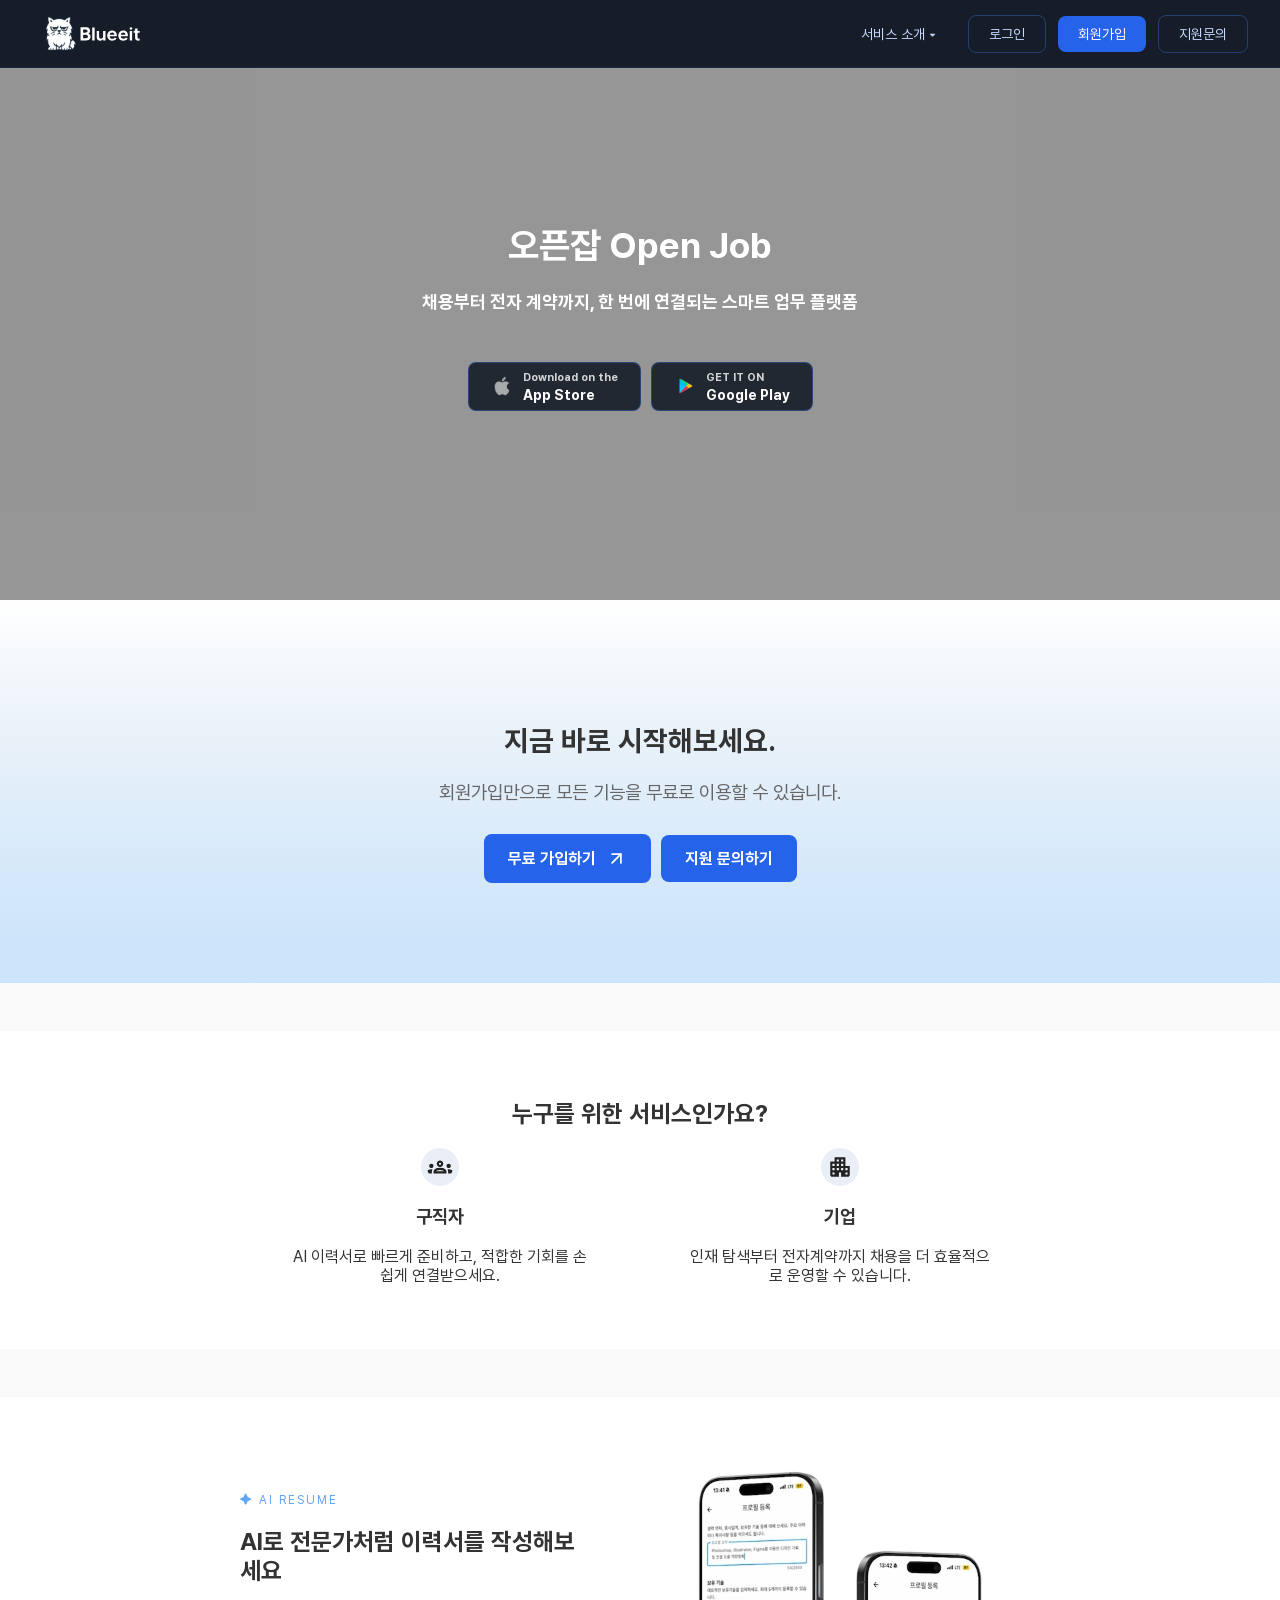
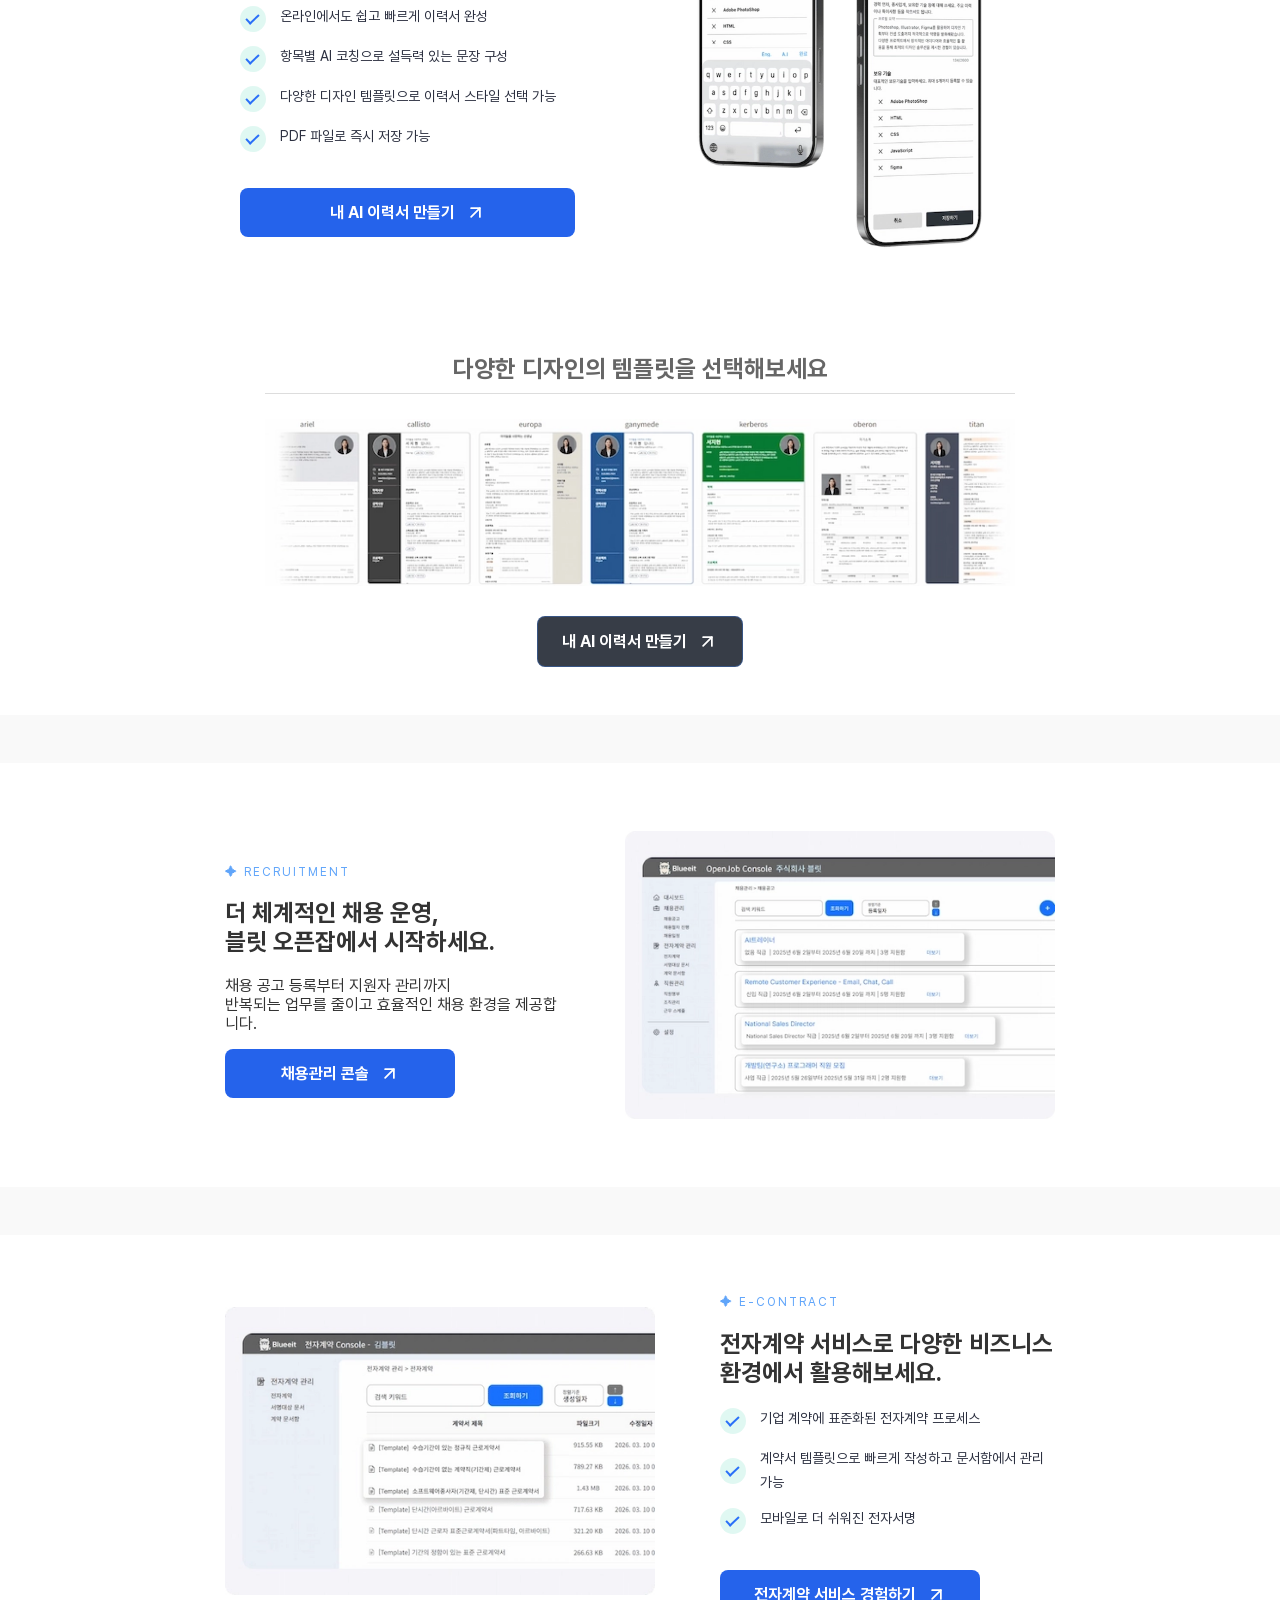
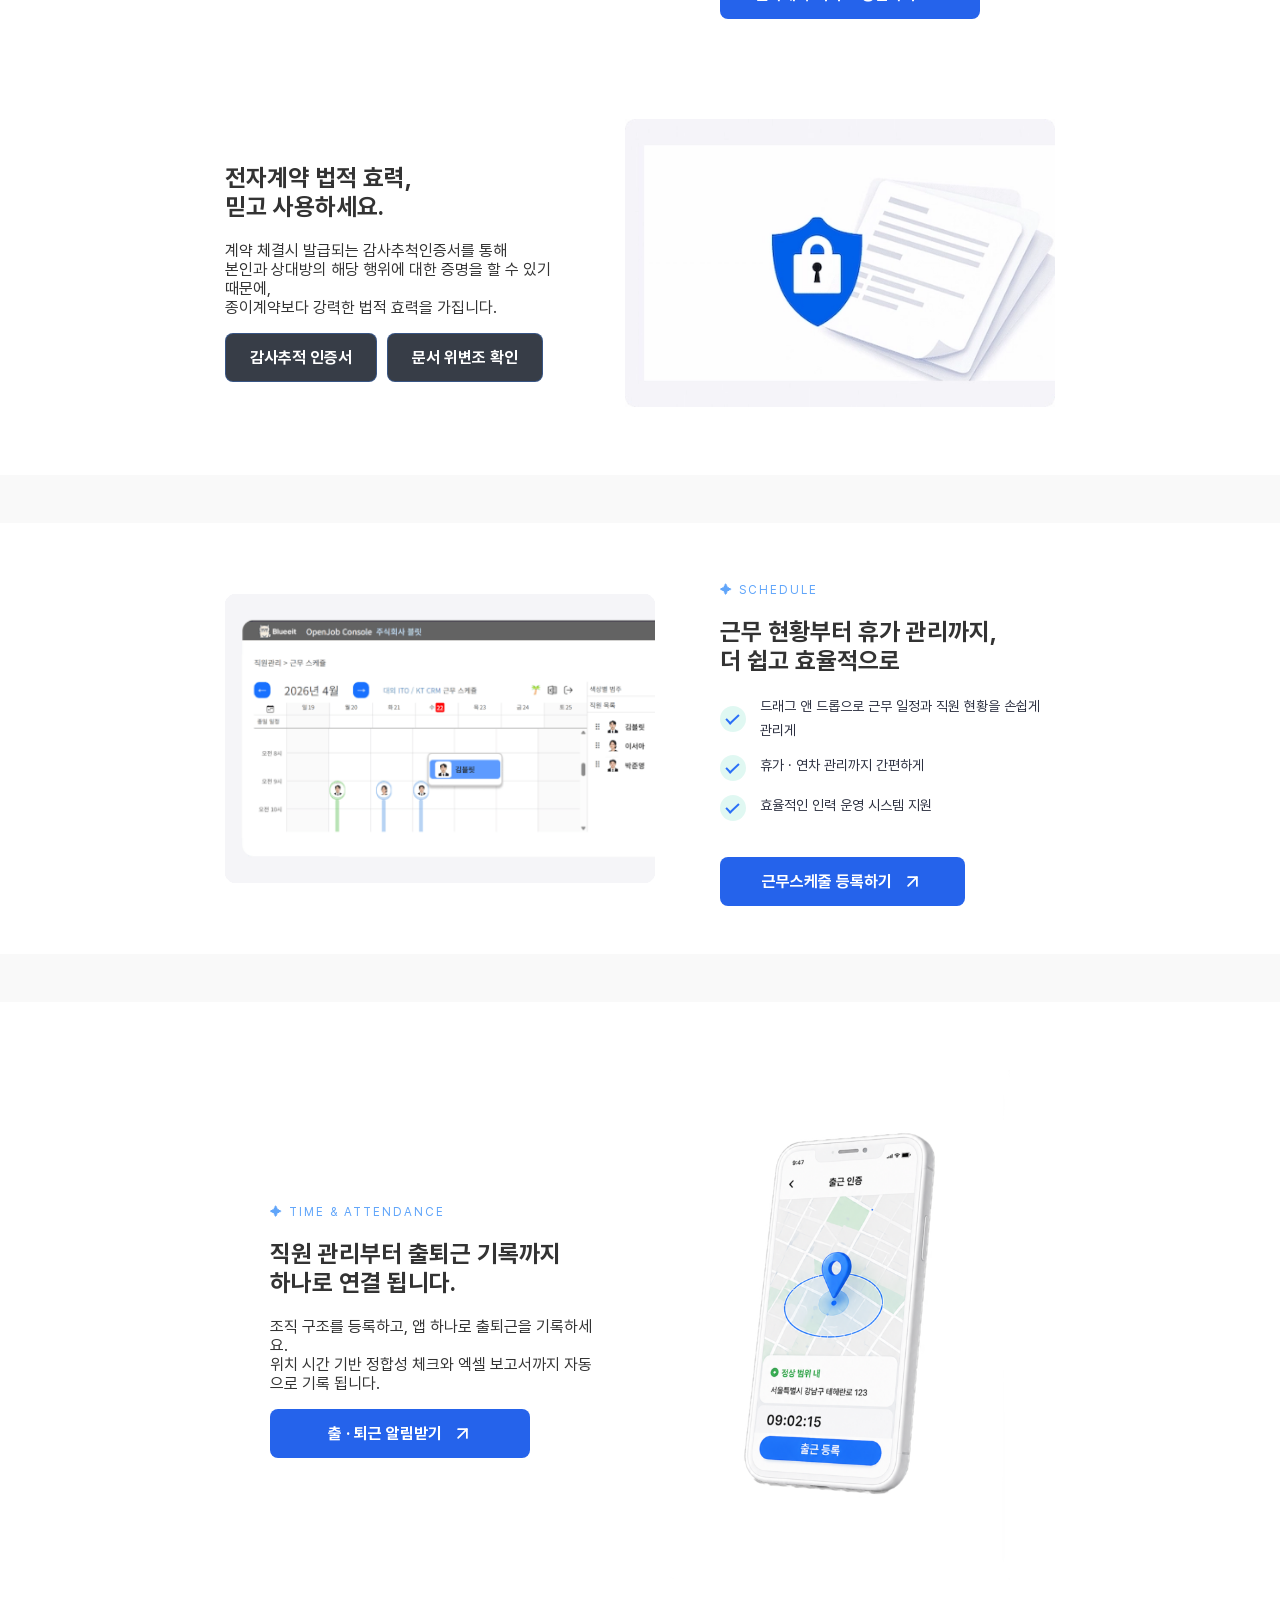
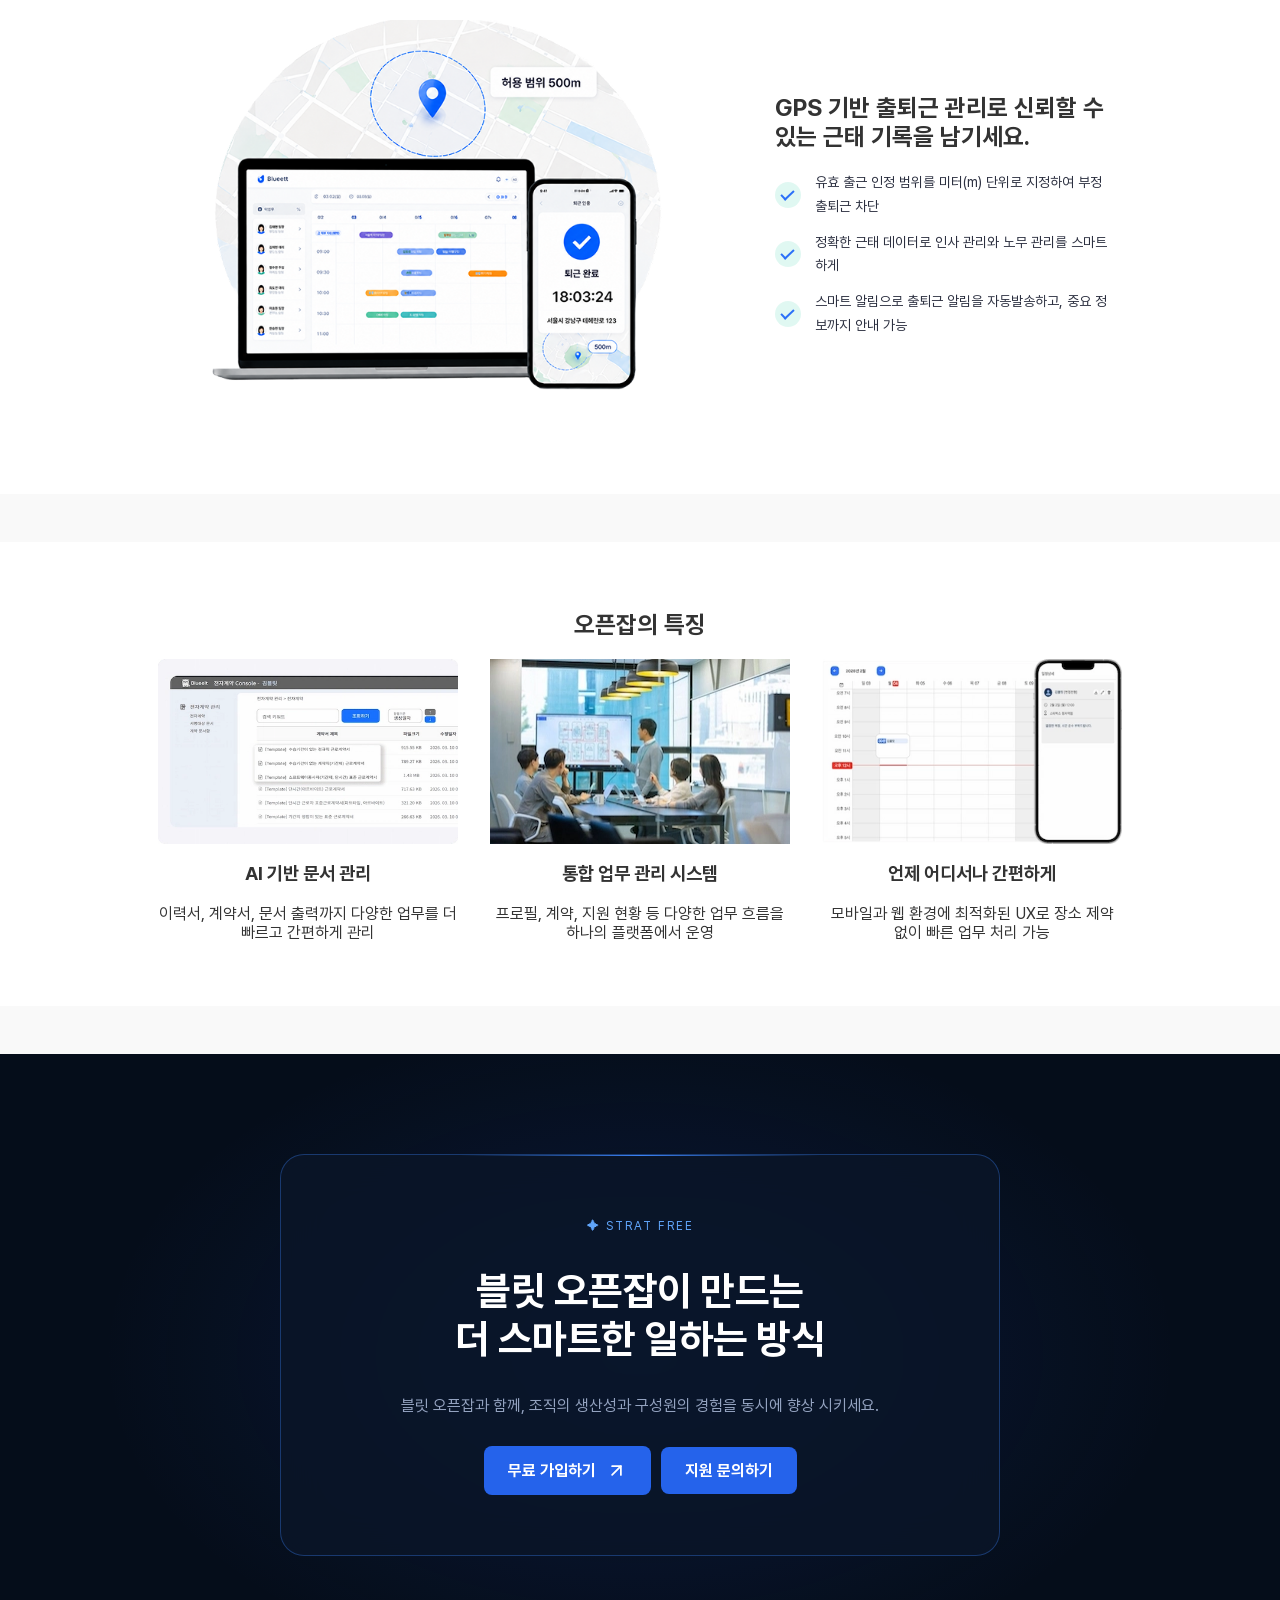
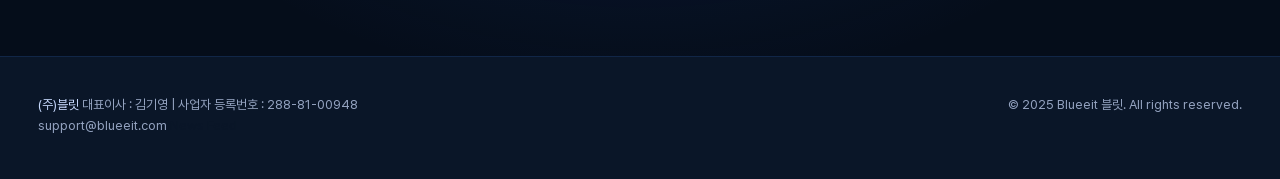
<file: index.html>
<!doctype html>
<html lang="ko">
  <head>
    <meta charset="UTF-8" />
    <meta name="viewport" content="width=device-width, initial-scale=1.0" />

    <title>블릿 - 우리 회사의 채용 인사관리</title>
    <meta
      name="description"
      content="블릿 오픈잡(Open Job)에서 AI 이력서 생성부터 맞춤형 취업 매칭까지 경험하세요. 구직자와 기업을 잇는 스마트한 AI 채용 파트너입니다."
    />
    <meta
      name="keywords"
      content="전자계약, 근로계약서 양식, 전자근로계약서, 근무 스케줄 관리, AI 이력서, 취업 매칭, 오픈잡, 블릿, 채용 플랫폼, 스마트 채용, Open Job, Blueeit"
    />
    <meta name="author" content="Blueeit Corp" />
    <link rel="canonical" href="https://www.blueeit.com" />

    <meta property="og:type" content="website" />
    <meta
      property="og:title"
      content="오픈잡 Open Job - AI 취업 매칭의 새로운 기준"
    />
    <meta
      property="og:description"
      content="AI로 이력서 쓰고 나에게 딱 맞는 일자리 찾기! 구직자와 기업 모두를 위한 오픈잡 서비스를 만나보세요."
    />
    <meta
      property="og:image"
      content="https://www.blueeit.com/images/common/blueeit-home.png"
    />
    <meta property="og:url" content="https://www.blueeit.com" />
    <meta property="og:site_name" content="오픈잡(Open Job)" />

    <meta name="twitter:card" content="summary_large_image" />
    <meta
      name="twitter:title"
      content="오픈잡 Open Job - AI 취업 매칭 서비스"
    />
    <meta
      name="twitter:description"
      content="구직자와 구인 기업의 AI 파트너. 유연한 열린 취업 매칭 서비스를 제공합니다."
    />
    <meta
      name="twitter:image"
      content="https://www.blueeit.com/images/common/blueeit-home.png"
    />

    <script type="application/ld+json">
      {
        "@context": "https://schema.org",
        "@type": "WebApplication",
        "name": "오픈잡 (Open Job)",
        "url": "https://www.blueeit.com",
        "description": "AI 기반 이력서 생성 및 구인구직 매칭 플랫폼",
        "applicationCategory": "BusinessApplication",
        "operatingSystem": "All",
        "author": {
          "@type": "Organization",
          "name": "Blueeit Corp"
        }
      }
    </script>
    <script type="text/javascript" src="//wcs.pstatic.net/wcslog.js"></script>
    <script defer src="https://code.jquery.com/jquery-3.6.0.min.js"></script>
    <script defer src="js/common.js"></script>

    <link rel="stylesheet" href="styles/style.css" />
  </head>
  <body>
    <header>
      <div class="hero">
        <div class="hero-overlay"></div>
        <div class="nav-wrap" id="navbar">
          <div class="logo-wrap">
            <a href="index.html">
              <img
                src="images/common/logo-blueeit-wh-cat.svg"
                alt="logo"
                width="120"
                height="40"
              />
            </a>
          </div>
          <div>
            <button class="mobile-menu-btn" aria-label="모바일 메뉴 열기">
              <span></span>
              <span></span>
              <span></span>
            </button>
            <nav class="nav-overlay">
              <ul class="nav-menu">
                <li class="main-nav">
                  <span>서비스 소개 ▾</span>
                  <ul class="sub-nav">
                    <li>
                      <a href="#section-ai-resume">AI 이력서</a>
                    </li>
                    <li>
                      <a href="#section-recruitment">채용 관리</a>
                    </li>
                    <li>
                      <a href="#section-contract">전자 계약</a>
                    </li>
                    <li>
                      <a href="#section-schedule-management"
                        >근무 스케줄 관리</a
                      >
                    </li>
                    <li>
                      <a href="#section-timeAttendance">출 · 퇴근 관리</a>
                    </li>
                  </ul>
                </li>
                <li class="main-nav cta-btn--black">
                  <a href="https://web.blueeit.com/console">로그인</a>
                </li>
                <li class="main-nav cta-btn--blue">
                  <a href="https://web.blueeit.com/join/signup">회원가입</a>
                </li>
                <li class="main-nav cta-btn--black">
                  <a href="https://web.blueeit.com/support">지원문의</a>
                </li>
              </ul>
            </nav>
          </div>
        </div>
        <div class="hero-content-wrap">
          <video
            autoplay
            muted
            loop
            playsinline
            preload="metadata"
            class="background-video"
          >
            <source src="images/video/hero-building.mp4" type="video/mp4" />
          </video>
          <div class="hero-content">
            <div class="hero-content-txt">
              <h1>오픈잡 Open Job</h1>
              <p>채용부터 전자 계약까지, 한 번에 연결되는 스마트 업무 플랫폼</p>
            </div>
            <div class="cta-btn-wrap">
              <a
                class="cta-btn cta-btn--black cta-btn-wrap"
                href="https://apps.apple.com/app/id6745934545"
                target="_blank"
                ><img
                  src="images/common/icon-applekorea.png"
                  width="22"
                  height="22"
                  alt="Apple Appstore"
                />
                <div>
                  <p class="label-sm">Download on the</p>
                  <p class="label-lg">App Store</p>
                </div>
              </a>
              <a
                class="cta-btn cta-btn--black cta-btn-wrap"
                href="https://play.google.com/store/apps/details?id=com.blueeit.ojd"
                target="_blank"
                ><img
                  src="images/common/icon-googleplay.png"
                  width="22"
                  height="22"
                  alt="Google Play"
                />
                <div>
                  <p class="label-sm">GET IT ON</p>
                  <p class="label-lg">Google Play</p>
                </div>
              </a>
            </div>
          </div>
        </div>
      </div>
    </header>

    <main>
      <section class="cta-banner">
        <div class="cta-inner">
          <div class="cta-inner-txt">
            <h2>지금 바로 시작해보세요.</h2>
            <p>회원가입만으로 모든 기능을 무료로 이용할 수 있습니다.</p>
          </div>
          <div class="cta-btn-wrap">
            <a
              class="cta-btn cta-btn--blue cta-btn-wrap"
              href="https://web.blueeit.com/join/signup"
              >무료 가입하기
              <span>
                <img
                  src="images/common/icon-move-up-right.svg"
                  width="21"
                  height="21"
                  alt="icon-arrow"
                  class="icon"
                />
              </span>
            </a>
            <a
              class="cta-btn cta-btn--blue"
              href="https://web.blueeit.com/support"
              >지원 문의하기</a
            >
          </div>
        </div>
      </section>

      <section class="section openjob-service-wrap">
        <h2>누구를 위한 서비스인가요?</h2>
        <div class="features">
          <div class="feature">
            <div class="img-box">
              <img
                src="images/common/icon-group.svg"
                alt="icon"
                width="38"
                height="38"
              />
            </div>
            <h3>구직자</h3>
            <p>
              AI 이력서로 빠르게 준비하고, 적합한 기회를 손쉽게 연결받으세요.
            </p>
          </div>
          <div class="feature">
            <div class="img-box">
              <img
                src="images/common/icon-company.svg"
                alt="icon"
                width="38"
                height="38"
              />
            </div>
            <h3>기업</h3>
            <p>
              인재 탐색부터 전자계약까지 채용을 더 효율적으로 운영할 수
              있습니다.
            </p>
          </div>
        </div>
      </section>

      <section id="section-ai-resume" class="section openjob-airesume-wrap">
        <div class="section-flex fade-up">
          <div class="section-txt">
            <div>
              <p class="feature-label">✦ AI Resume</p>
              <h2>AI로 전문가처럼 이력서를 작성해보세요</h2>
            </div>
            <ul class="list">
              <li class="list-item">
                <span class="item-content"
                  >온라인에서도 쉽고 빠르게 이력서 완성</span
                >
              </li>
              <li class="list-item">
                <span class="item-content"
                  >항목별 AI 코칭으로 설득력 있는 문장 구성</span
                >
              </li>
              <li class="list-item">
                <span class="item-content"
                  >다양한 디자인 템플릿으로 이력서 스타일 선택 가능</span
                >
              </li>
              <li class="list-item">
                <span class="item-content">PDF 파일로 즉시 저장 가능</span>
              </li>
            </ul>
            <div>
              <a
                class="cta-btn cta-btn--blue cta-btn-wrap"
                href="https://web.blueeit.com/console"
                >내 AI 이력서 만들기
                <span>
                  <img
                    src="images/common/icon-move-up-right.svg"
                    width="21"
                    height="21"
                    alt="icon-arrow"
                    class="icon"
                  />
                </span>
              </a>
            </div>
          </div>
          <div class="img-box">
            <img
              src="images/common/img-ai-resume03.webp"
              alt="ai resume"
              width="400"
              height="390"
              class="section-img"
            />
          </div>
        </div>
        <div class="openjob-airesume fade-up">
          <h2>다양한 디자인의 템플릿을 선택해보세요</h2>
          <div class="template-bg">
            <div class="img-box">
              <img
                src="./images/common/img-ai-resume04.webp"
                alt="ai resume"
                width="750"
                height="255"
                class="section-img ai-template-img"
              />
            </div>
            <a
              class="cta-btn cta-btn--black cta-btn-wrap"
              href="https://web.blueeit.com/console"
              >내 AI 이력서 만들기
              <span>
                <img
                  src="images/common/icon-move-up-right.svg"
                  width="21"
                  height="21"
                  alt="icon-arrow"
                  class="icon"
                />
              </span>
            </a>
          </div>
        </div>
      </section>

      <section id="section-recruitment" class="section fade-up">
        <div class="section-flex">
          <div class="section-txt">
            <div>
              <div>
                <div>
                  <p class="feature-label">✦ recruitment</p>
                  <h2>
                    더 체계적인 채용 운영, <br />
                    블릿 오픈잡에서 시작하세요.
                  </h2>
                </div>
                <p>
                  채용 공고 등록부터 지원자 관리까지 <br />반복되는 업무를
                  줄이고 효율적인 채용 환경을 제공합니다.
                </p>
              </div>
              <a
                class="cta-btn cta-btn--blue cta-btn-wrap"
                href="https://web.blueeit.com/console"
                style="width: 230px"
                >채용관리 콘솔
                <span>
                  <img
                    src="images/common/icon-move-up-right.svg"
                    width="21"
                    height="21"
                    alt="icon-arrow"
                    class="icon"
                  />
                </span>
              </a>
            </div>
          </div>
          <div class="img-box">
            <img
              src="images/common/img-recruitment01.webp"
              alt="채용관리 console"
              width="430"
              height="300"
              class="section-img"
            />
          </div>
        </div>
      </section>

      <section id="section-contract" class="section">
        <div class="section-flex fade-up" style="margin-bottom: 80px">
          <div class="img-box">
            <img
              src="images/common/img-contact01.webp"
              alt="openjob-console"
              width="430"
              height="300"
              class="section-img"
            />
          </div>
          <div class="section-txt">
            <div>
              <div>
                <p class="feature-label">✦ e-contract</p>
                <h2>
                  전자계약 서비스로 다양한 비즈니스 환경에서 활용해보세요.
                </h2>
              </div>
              <ul class="list">
                <li class="list-item">
                  <span class="item-content"
                    >기업 계약에 표준화된 전자계약 프로세스</span
                  >
                </li>
                <li class="list-item">
                  <span class="item-content"
                    >계약서 템플릿으로 빠르게 작성하고 문서함에서 관리
                    가능</span
                  >
                </li>
                <li class="list-item">
                  <span class="item-content">모바일로 더 쉬워진 전자서명</span>
                </li>
              </ul>
              <a
                class="cta-btn cta-btn--blue cta-btn-wrap"
                href="https://web.blueeit.com/console"
                style="width: 260px"
                >전자계약 서비스 경험하기
                <span>
                  <img
                    src="images/common/icon-move-up-right.svg"
                    width="21"
                    height="21"
                    alt="icon-arrow"
                    class="icon"
                  />
                </span>
              </a>
            </div>
          </div>
        </div>
        <div class="section-flex fade-up">
          <div class="section-txt">
            <h2>
              전자계약 법적 효력,<br />
              믿고 사용하세요.
            </h2>
            <p>
              계약 체결시 발급되는 감사추척인증서를 통해<br />
              본인과 상대방의 해당 행위에 대한 증명을 할 수 있기 때문에,<br />
              종이계약보다 강력한 법적 효력을 가집니다.
            </p>
            <div class="cta-btn-wrap">
              <a
                class="cta-btn cta-btn--black cta-btn-wrap"
                href="https://web.blueeit.com/outbound/contract/audit"
                >감사추적 인증서
              </a>
              <a
                class="cta-btn cta-btn--black cta-btn-wrap"
                href="https://web.blueeit.com/outbound/contract/intigrity"
                >문서 위변조 확인
              </a>
            </div>
          </div>
          <div class="img-box">
            <img
              src="images/common/img-privacy01.webp"
              alt="openjob-console"
              width="430"
              height="300"
              class="section-img"
            />
          </div>
        </div>
      </section>

      <section id="section-schedule-management" class="section fade-up">
        <div class="section-flex">
          <div class="img-box">
            <img
              src="images/common/img-schedule-management01.gif"
              alt="openjob-console"
              width="430"
              height="300"
              class="section-img"
            />
          </div>
          <div class="section-txt">
            <div>
              <div>
                <p class="feature-label">✦ schedule</p>
                <h2>
                  근무 현황부터 휴가 관리까지,<br />
                  더 쉽고 효율적으로
                </h2>
              </div>
              <ul class="list">
                <li class="list-item">
                  <span class="item-content"
                    >드래그 앤 드롭으로 근무 일정과 직원 현황을 손쉽게
                    관리게</span
                  >
                </li>
                <li class="list-item">
                  <span class="item-content"
                    >휴가 · 연차 관리까지 간편하게</span
                  >
                </li>
                <li class="list-item">
                  <span class="item-content"
                    >효율적인 인력 운영 시스템 지원</span
                  >
                </li>
              </ul>
              <a
                class="cta-btn cta-btn--blue cta-btn-wrap"
                href="https://web.blueeit.com/console"
                style="width: 245px"
                >근무스케줄 등록하기
                <span>
                  <img
                    src="images/common/icon-move-up-right.svg"
                    width="21"
                    height="21"
                    alt="icon-arrow"
                    class="icon"
                  />
                </span>
              </a>
            </div>
          </div>
        </div>
      </section>

      <section id="section-timeAttendance" class="section">
        <div class="section-flex fade-up">
          <div class="section-txt">
            <div>
              <p class="feature-label">✦ Time & Attendance</p>
              <h2>
                직원 관리부터 출퇴근 기록까지<br />
                하나로 연결 됩니다.
              </h2>
            </div>
            <p>
              조직 구조를 등록하고, 앱 하나로 출퇴근을 기록하세요.
              <br />
              위치 시간 기반 정합성 체크와 엑셀 보고서까지 자동으로 기록 됩니다.
            </p>
            <a
              class="cta-btn cta-btn--blue cta-btn-wrap"
              href="https://web.blueeit.com/console"
              style="width: 260px"
              >출 · 퇴근 알림받기
              <span>
                <img
                  src="images/common/icon-move-up-right.svg"
                  width="21"
                  height="21"
                  alt="icon-arrow"
                  class="icon"
                />
              </span>
            </a>
          </div>
          <div class="img-box">
            <img
              src="images/common/img-gps01.png"
              alt="openjob-gps"
              width="340"
              height="300"
              class="section-img"
            />
          </div>
        </div>
        <div class="section-flex fade-up">
          <div class="img-box">
            <img
              src="images/common/img-gps02.png"
              alt="openjob-gps"
              width="540"
              height="350"
              class="section-img"
            />
          </div>
          <div class="section-txt">
            <div>
              <h2>
                GPS 기반 출퇴근 관리로 신뢰할 수 있는 근태 기록을 남기세요.
              </h2>
              <ul class="list">
                <li class="list-item">
                  <span class="item-content"
                    >유효 출근 인정 범위를 미터(m) 단위로 지정하여 부정 출퇴근
                    차단</span
                  >
                </li>
                <li class="list-item">
                  <span class="item-content"
                    >정확한 근태 데이터로 인사 관리와 노무 관리를
                    스마트하게</span
                  >
                </li>
                <li class="list-item">
                  <span class="item-content"
                    >스마트 알림으로 출퇴근 알림을 자동발송하고, 중요 정보까지
                    안내 가능</span
                  >
                </li>
              </ul>
            </div>
          </div>
        </div>
      </section>

      <section class="section">
        <h2>오픈잡의 특징</h2>
        <div class="features">
          <div class="feature">
            <div class="img-box">
              <img
                src="images/common/img-contact01.webp"
                alt="feature"
                width="300"
                height="185"
              />
            </div>
            <h3>AI 기반 문서 관리</h3>
            <p>
              이력서, 계약서, 문서 출력까지 다양한 업무를 더 빠르고 간편하게
              관리
            </p>
          </div>
          <div class="feature">
            <div class="img-box">
              <img
                src="images/common/img-feature01.webp"
                alt="feature"
                width="300"
                height="185"
              />
            </div>
            <h3>통합 업무 관리 시스템</h3>
            <p>
              프로필, 계약, 지원 현황 등 다양한 업무 흐름을 하나의 플랫폼에서
              운영
            </p>
          </div>
          <div class="feature">
            <div class="img-box">
              <img
                src="images/common/img-console01.webp"
                alt="feature"
                width="300"
                height="185"
              />
            </div>
            <h3>언제 어디서나 간편하게</h3>
            <p>
              모바일과 웹 환경에 최적화된 UX로 장소 제약 없이 빠른 업무 처리
              가능
            </p>
          </div>
        </div>
      </section>

      <section class="section main-last-section">
        <div>
          <div>
            <span class="feature-label">✦ strat free</span>
            <h2>
              블릿 오픈잡이 만드는<br />
              더 스마트한 일하는 방식
            </h2>
            <p>
              블릿 오픈잡과 함께, 조직의 생산성과 구성원의 경험을 동시에 향상
              시키세요.
            </p>
          </div>
          <div class="cta-btn-wrap" style="padding-top: 15px">
            <a
              class="cta-btn cta-btn--blue cta-btn-wrap"
              href="https://web.blueeit.com/join/signup"
              >무료 가입하기
              <span>
                <img
                  src="images/common/icon-move-up-right.svg"
                  width="21"
                  height="21"
                  alt="icon-arrow"
                  class="icon"
                />
              </span>
            </a>
            <a
              class="cta-btn cta-btn--blue"
              href="https://web.blueeit.com/support"
              >지원 문의하기</a
            >
          </div>
        </div>
      </section>
    </main>

    <footer>
      <div>
        <ul>
          <li>
            <span style="color: #c9dbff">(주)블릿</span> 대표이사 : 김기영 |
            사업자 등록번호 : 288-81-00948
          </li>
          <li>
            support@blueeit.com
            <a href="https://web.blueeit.com" style="color: #0a1628"
              >News Feed</a
            >
          </li>
        </ul>
      </div>
      <div class="footer-copyright">
        &copy; 2025 Blueeit 블릿. All rights reserved.
      </div>
    </footer>
    
    <script type="text/javascript">
      if(!wcs_add) var wcs_add = {};
      wcs_add["wa"] = "1acf024d2432440";
      if(window.wcs) {
        wcs_do();
      }
    </script>
  </body>

  <!-- Google tag (gtag.js) -->
  <script
    async
    src="https://www.googletagmanager.com/gtag/js?id=AW-17219197593"
  ></script>
  <script>
    window.dataLayer = window.dataLayer || [];
    function gtag() {
      dataLayer.push(arguments);
    }
    gtag("js", new Date());

    gtag("config", "AW-17219197593");
  </script>
</html>
</file>
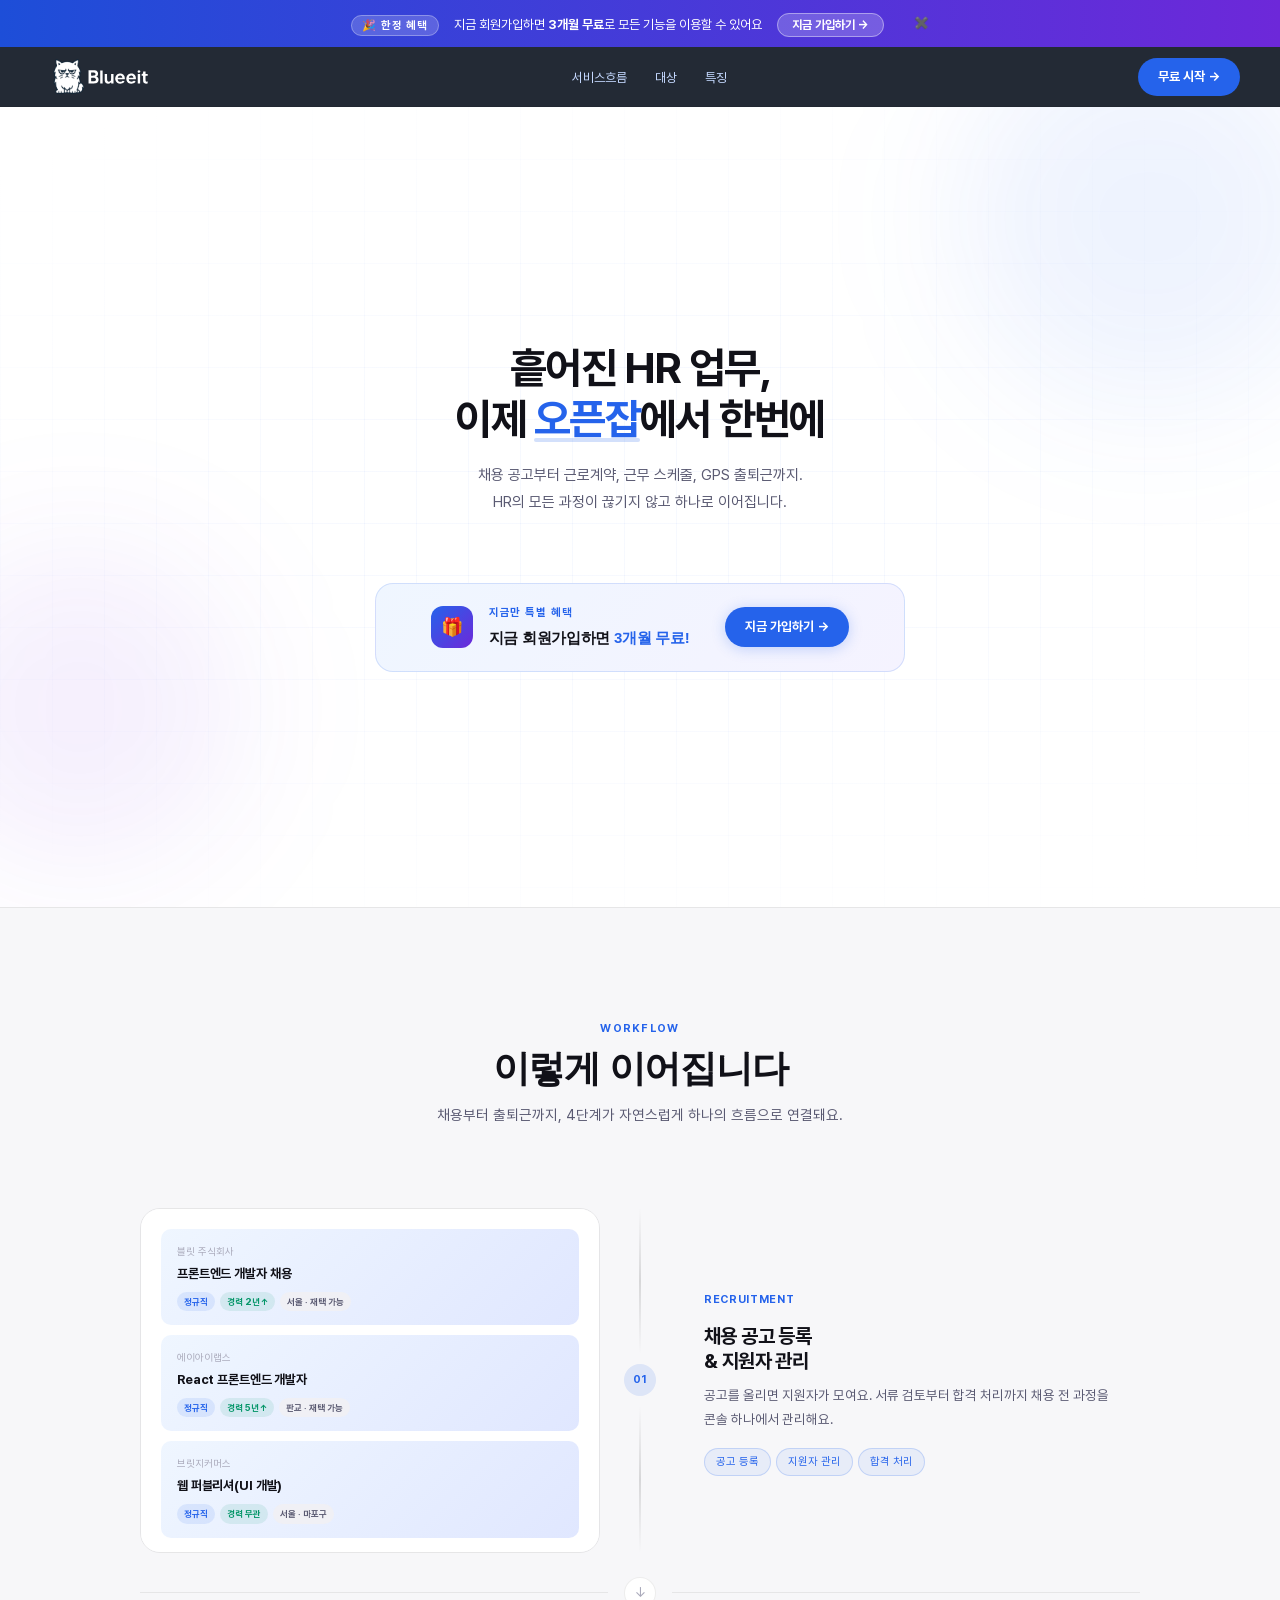
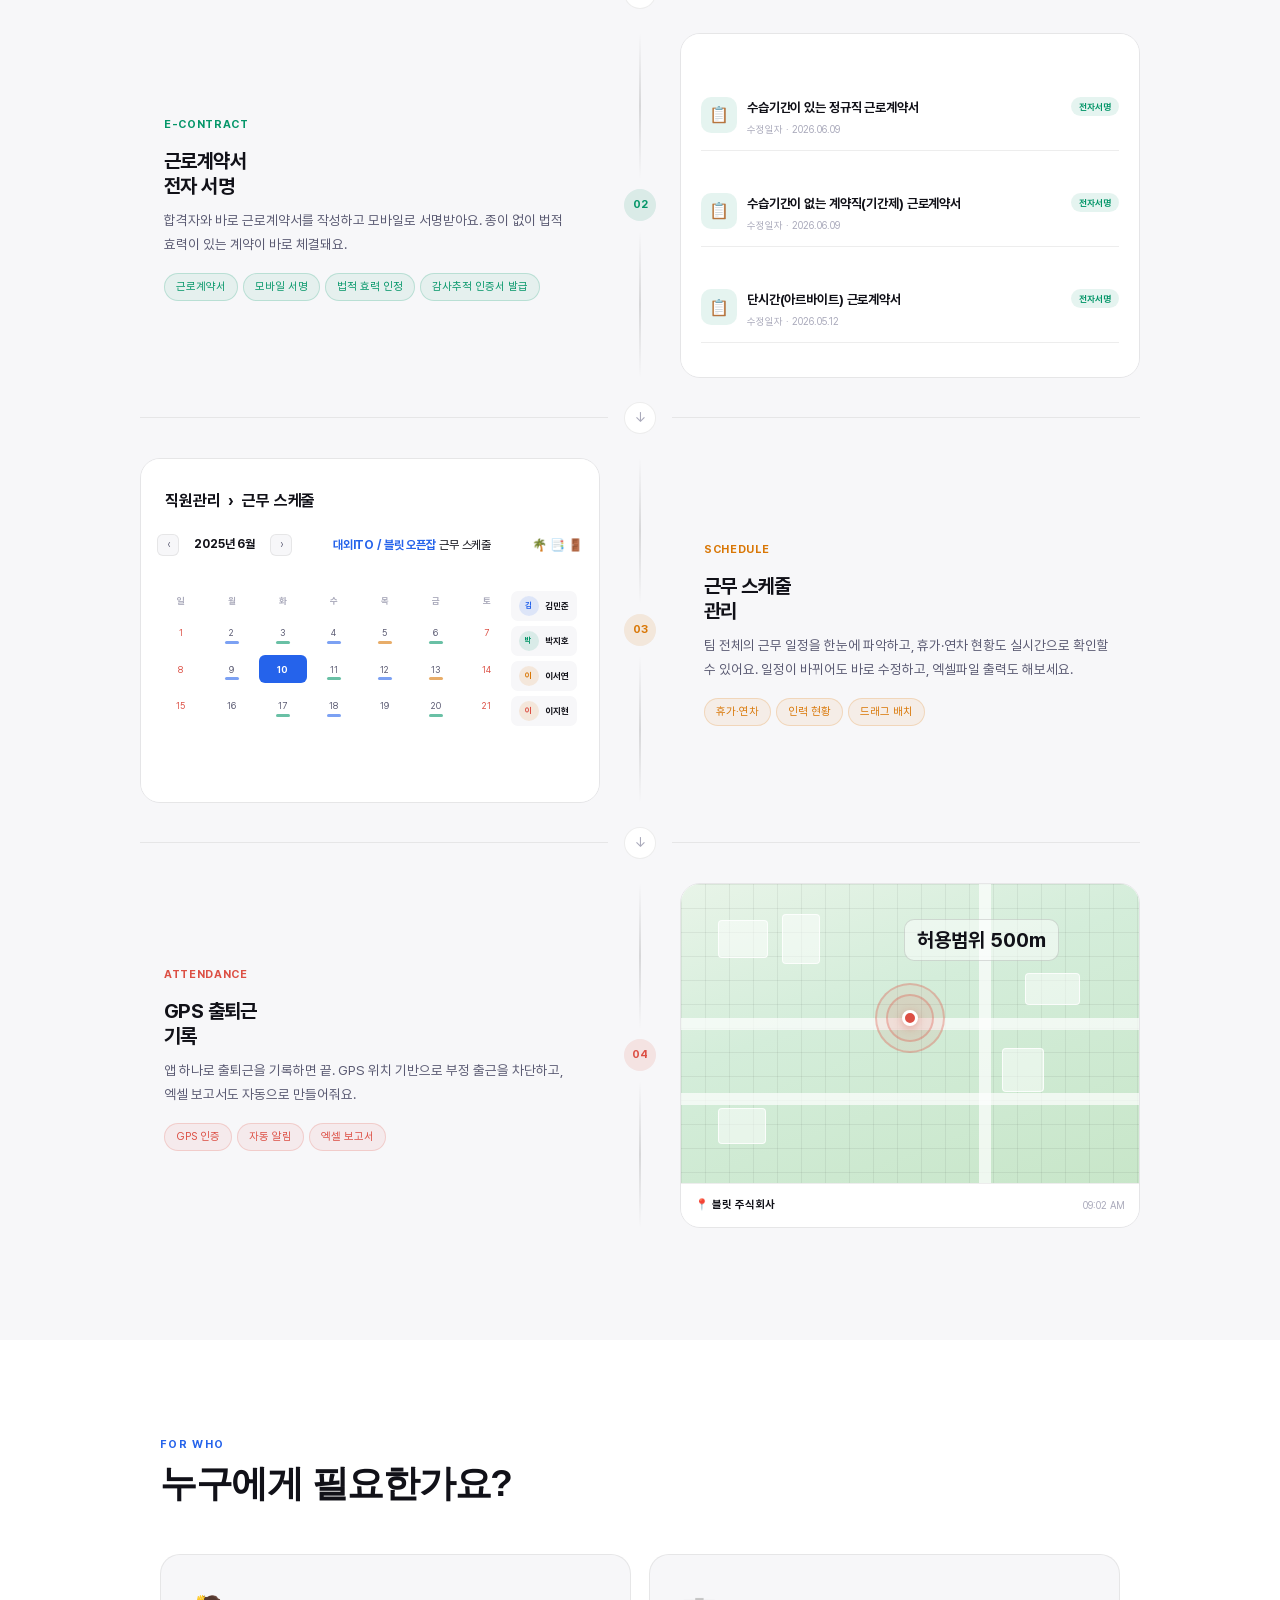
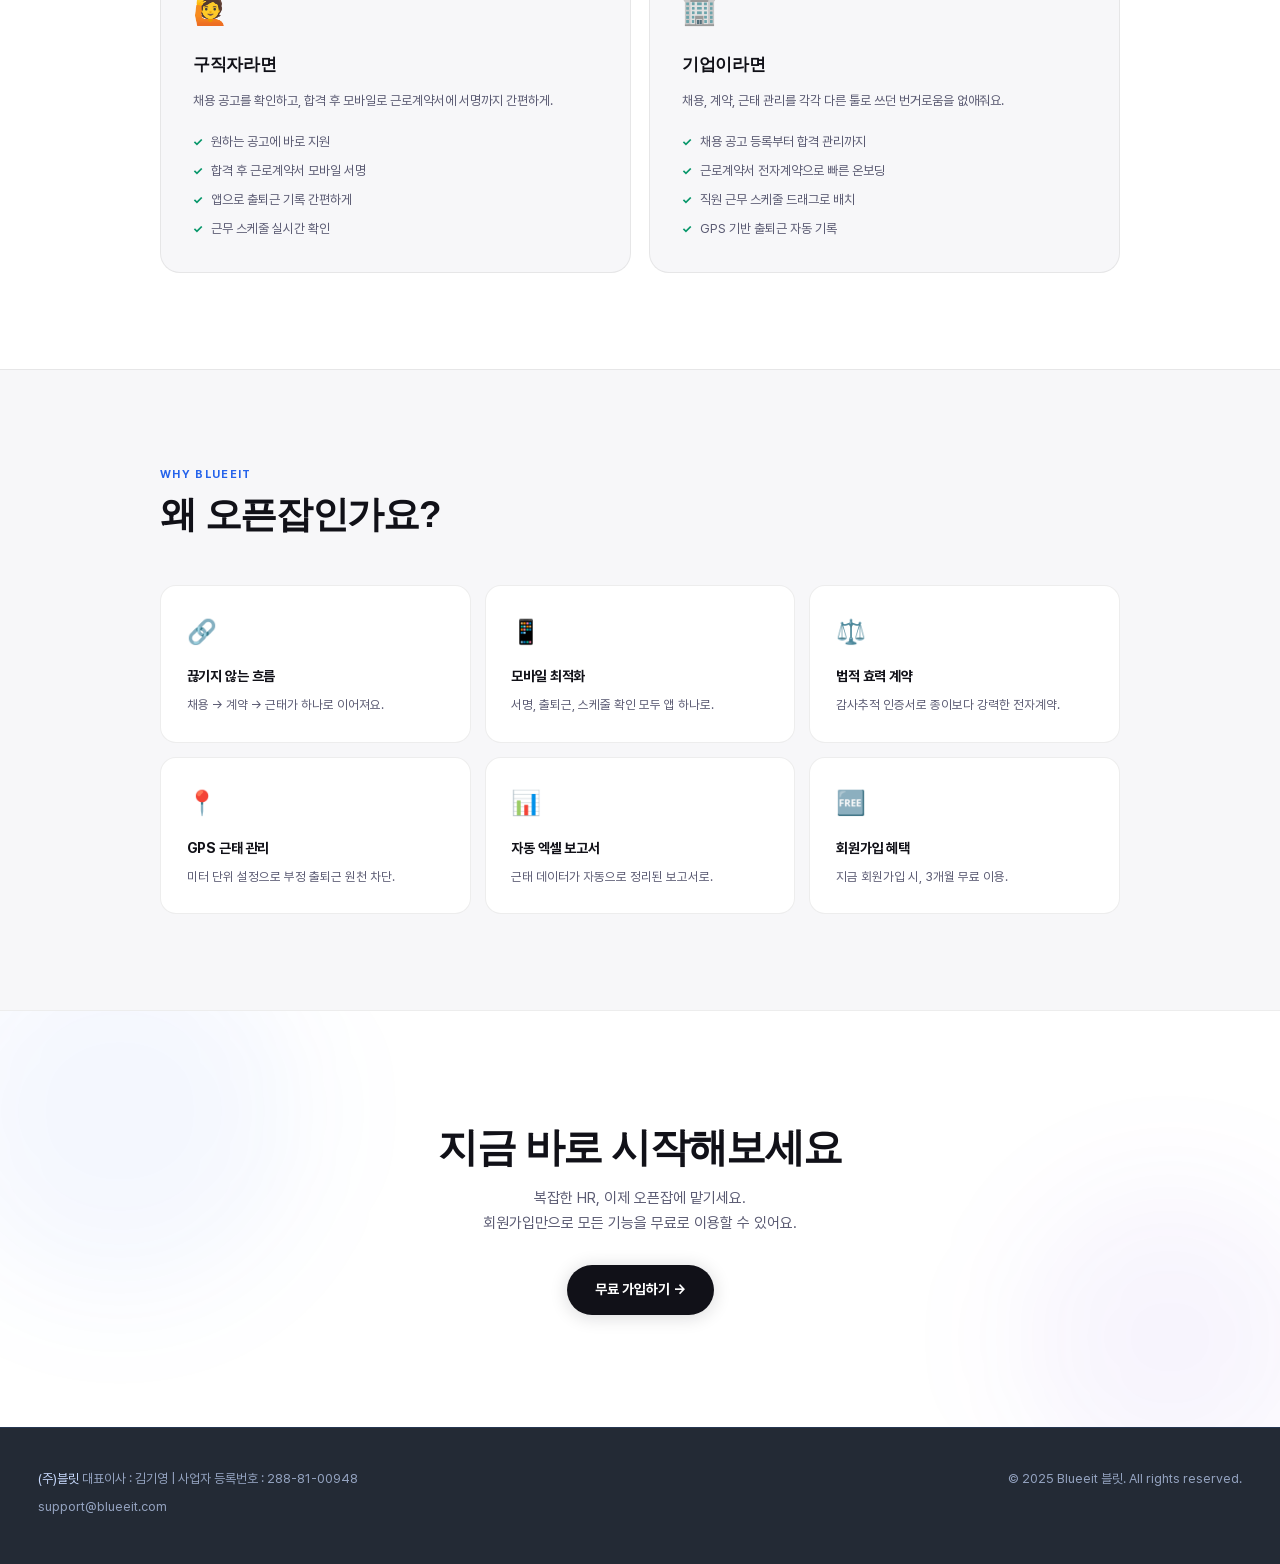
<file: landing/landing.html>
<!doctype html>
<html lang="ko">
  <head>
    <meta charset="UTF-8" />
    <meta name="viewport" content="width=device-width, initial-scale=1.0" />
    <title>블릿 - 우리 회사의 채용 인사관리</title>
    <meta
      name="description"
      content="블릿 오픈잡(Open Job)에서 AI 이력서 생성부터 맞춤형 취업 매칭까지 경험하세요. 구직자와 기업을 잇는 스마트한 AI 채용 파트너입니다."
    />
    <meta
      name="keywords"
      content="전자계약, 근로계약서 양식, 전자근로계약서, 근무 스케줄 관리, AI 이력서, 취업 매칭, 오픈잡, 블릿, 채용 플랫폼, 스마트 채용, Open Job, Blueeit"
    />
    <meta name="author" content="Blueeit Corp" />
    <link rel="canonical" href="https://www.blueeit.com" />

    <meta property="og:type" content="website" />
    <meta
      property="og:title"
      content="오픈잡 Open Job - AI 취업 매칭의 새로운 기준"
    />
    <meta
      property="og:description"
      content="AI로 이력서 쓰고 나에게 딱 맞는 일자리 찾기! 구직자와 기업 모두를 위한 오픈잡 서비스를 만나보세요."
    />
    <meta
      property="og:image"
      content="https://www.blueeit.com/images/common/blueeit-home.png"
    />
    <meta property="og:url" content="https://www.blueeit.com" />
    <meta property="og:site_name" content="오픈잡(Open Job)" />

    <meta name="twitter:card" content="summary_large_image" />
    <meta
      name="twitter:title"
      content="오픈잡 Open Job - AI 취업 매칭 서비스"
    />
    <meta
      name="twitter:description"
      content="구직자와 구인 기업의 AI 파트너. 유연한 열린 취업 매칭 서비스를 제공합니다."
    />
    <meta
      name="twitter:image"
      content="https://www.blueeit.com/images/common/blueeit-home.png"
    />

    <script type="application/ld+json">
      {
        "@context": "https://schema.org",
        "@type": "WebApplication",
        "name": "오픈잡 (Open Job)",
        "url": "https://www.blueeit.com",
        "description": "AI 기반 이력서 생성 및 구인구직 매칭 플랫폼",
        "applicationCategory": "BusinessApplication",
        "operatingSystem": "All",
        "author": {
          "@type": "Organization",
          "name": "Blueeit Corp"
        }
      }
    </script>
    <script type="text/javascript" src="//wcs.pstatic.net/wcslog.js"></script>
    <script defer src="https://code.jquery.com/jquery-3.6.0.min.js"></script>

    <link rel="stylesheet" href="/landing/styles/style.css" />
  </head>
  <body>
    <!-- PROMO BANNER -->
    <div class="promo-banner">
      <div class="promo-banner-inner">
        <div>
          <span class="promo-chip">🎉 한정 혜택</span>
          <span class="promo-banner-text"
            >지금 회원가입하면 <strong>3개월 무료</strong>로 모든 기능을 이용할
            수 있어요</span
          >
          <a
            href="https://web.blueeit.com/join/signup"
            class="promo-banner-btn"
            target="_blank"
            >지금 가입하기 →</a
          >
        </div>
        <div class="btn-close">✖️</div>
      </div>
    </div>

    <!-- NAV -->
    <nav>
      <a href="../index.html" target="_blank" class="logo-link">
        <img
          src="../images/common/logo-blueeit-wh-cat.svg"
          alt="logo"
          width="120"
          height="40"
        />
      </a>
      <ul class="nav-links">
        <li><a href="#workflow">서비스흐름</a></li>
        <li><a href="#audience">대상</a></li>
        <li><a href="#features">특징</a></li>
      </ul>
      <a
        href="https://web.blueeit.com/join/signup"
        class="nav-cta"
        target="_blank"
        >무료 시작 <span class="nav-btn-arrow">→</span></a
      >
    </nav>

    <!-- HERO -->
    <section class="hero">
      <div class="hero-grid-bg"></div>
      <div class="blob b1"></div>
      <div class="blob b2"></div>

      <h1>
        흩어진 HR 업무,<br />이제 <span class="hl">오픈잡</span>에서 한번에
      </h1>
      <p class="hero-sub">
        채용 공고부터 근로계약, 근무 스케줄, GPS 출퇴근까지.<br />HR의 모든
        과정이 끊기지 않고 하나로 이어집니다.
      </p>

      <div class="hero-promo">
        <div class="hero-promo-icon">🎁</div>
        <div class="hero-promo-text">
          <div class="hero-promo-label">지금만 특별 혜택</div>
          <div class="hero-promo-head">
            지금 회원가입하면 <em>3개월 무료!</em>
          </div>
        </div>
        <a
          href="https://web.blueeit.com/join/signup"
          class="hero-promo-btn"
          target="_blank"
          >지금 가입하기 →</a
        >
      </div>
    </section>

    <!-- WORKFLOW -->
    <section class="workflow-section" id="workflow">
      <div class="wf-container">
        <div class="wf-header reveal">
          <div class="section-eyebrow">Workflow</div>
          <h2 class="section-title">이렇게 이어집니다</h2>
          <p class="section-sub">
            채용부터 출퇴근까지, <span class="workflow-step4">4단계</span>가
            자연스럽게 하나의 흐름으로 연결돼요.
          </p>
        </div>

        <div class="wf-steps">
          <!-- STEP 1 -->
          <div class="wf-step s1 reveal">
            <div class="wf-visual">
              <div class="mock-job">
                <div class="mock-job-header">
                  <div class="mock-job-co">블릿 주식회사</div>
                  <div class="mock-job-title">프론트엔드 개발자 채용</div>
                  <div class="mock-job-pills">
                    <span class="mock-pill blue">정규직</span>
                    <span class="mock-pill green">경력 2년↑</span>
                    <span class="mock-pill gray">서울 · 재택 가능</span>
                  </div>
                </div>
                <div class="mock-job-header">
                  <div class="mock-job-co">에이아이랩스</div>
                  <div class="mock-job-title">React 프론트엔드 개발자</div>
                  <div class="mock-job-pills">
                    <span class="mock-pill blue">정규직</span>
                    <span class="mock-pill green">경력 5년↑</span>
                    <span class="mock-pill gray">판교 · 재택 가능</span>
                  </div>
                </div>
                <div class="mock-job-header">
                  <div class="mock-job-co">브릿지커머스</div>
                  <div class="mock-job-title">웹 퍼블리셔(UI 개발)</div>
                  <div class="mock-job-pills">
                    <span class="mock-pill blue">정규직</span>
                    <span class="mock-pill green">경력 무관</span>
                    <span class="mock-pill gray">서울 · 마포구</span>
                  </div>
                </div>
              </div>
            </div>

            <div class="wf-connector">
              <div class="wf-connector-line"></div>
              <div class="wf-step-num">01</div>
              <div class="wf-connector-line"></div>
            </div>

            <div class="wf-text">
              <div class="wf-step-badge">
                <div class="wf-step-num">01</div>
                Recruitment
              </div>
              <div class="wf-step-title">채용 공고 등록<br />& 지원자 관리</div>
              <div class="wf-step-desc">
                공고를 올리면 지원자가 모여요. 서류 검토부터 합격 처리까지 채용
                전 과정을 콘솔 하나에서 관리해요.
              </div>
              <div class="wf-pills">
                <span class="wf-pill">공고 등록</span>
                <span class="wf-pill">지원자 관리</span>
                <span class="wf-pill">합격 처리</span>
              </div>
            </div>
          </div>

          <div class="wf-separator">
            <div class="wf-sep-line"></div>
            <div class="wf-sep-icon">↓</div>
            <div class="wf-sep-line"></div>
          </div>

          <!-- STEP 2 -->
          <div class="wf-step s2 reverse reveal">
            <div class="wf-visual">
              <div class="mock-contract">
                <div class="mock-contract-header">
                  <div class="mock-contract-icon">📋</div>
                  <div>
                    <div class="mock-contract-title">
                      수습기간이 있는 정규직 근로계약서
                    </div>
                    <div class="mock-contract-sub">수정일자 · 2026.06.09</div>
                  </div>
                  <div class="mock-contract-badge">전자서명</div>
                </div>
                <div class="mock-contract-header">
                  <div class="mock-contract-icon">📋</div>
                  <div>
                    <div class="mock-contract-title">
                      수습기간이 없는 계약직(기간제) 근로계약서
                    </div>
                    <div class="mock-contract-sub">수정일자 · 2026.06.09</div>
                  </div>
                  <div class="mock-contract-badge">전자서명</div>
                </div>
                <div class="mock-contract-header">
                  <div class="mock-contract-icon">📋</div>
                  <div>
                    <div class="mock-contract-title">
                      단시간(아르바이트) 근로계약서
                    </div>
                    <div class="mock-contract-sub">수정일자 · 2026.05.12</div>
                  </div>
                  <div class="mock-contract-badge">전자서명</div>
                </div>
              </div>
            </div>

            <div class="wf-connector">
              <div class="wf-connector-line"></div>
              <div class="wf-step-num">02</div>
              <div class="wf-connector-line"></div>
            </div>

            <div class="wf-text">
              <div class="wf-step-badge">
                <div class="wf-step-num">02</div>
                E-Contract
              </div>
              <div class="wf-step-title">근로계약서<br />전자 서명</div>
              <div class="wf-step-desc">
                합격자와 바로 근로계약서를 작성하고 모바일로 서명받아요. 종이
                없이 법적 효력이 있는 계약이 바로 체결돼요.
              </div>
              <div class="wf-pills">
                <span class="wf-pill">근로계약서</span>
                <span class="wf-pill">모바일 서명</span>
                <span class="wf-pill">법적 효력 인정</span>
                <span class="wf-pill">감사추적 인증서 발급</span>
              </div>
            </div>
          </div>

          <div class="wf-separator">
            <div class="wf-sep-line"></div>
            <div class="wf-sep-icon">↓</div>
            <div class="wf-sep-line"></div>
          </div>

          <!-- STEP 3 -->
          <div class="wf-step s3 reveal">
            <div class="wf-visual">
              <div class="mock-schedule">
                <h4>직원관리<span>›</span>근무 스케줄</h4>
                <div class="mock-sch-header">
                  <div class="mock-sch-nav">
                    <div class="mock-sch-nav-btn">‹</div>
                    <div class="mock-sch-month">2025년 6월</div>
                    <div class="mock-sch-nav-btn">›</div>
                  </div>
                  <div class="mock-sch-team">
                    <span>대외ITO / 블릿 오픈잡</span> 근무 스케줄
                  </div>
                  <div class="mock-shc-ico">
                    <span>🌴</span>
                    <span>📑</span>
                    <span>🚪</span>
                  </div>
                </div>
                <div class="mock-sch-content">
                  <div class="mock-cal-grid">
                    <div class="mock-cal-day-label">일</div>
                    <div class="mock-cal-day-label">월</div>
                    <div class="mock-cal-day-label">화</div>
                    <div class="mock-cal-day-label">수</div>
                    <div class="mock-cal-day-label">목</div>
                    <div class="mock-cal-day-label">금</div>
                    <div class="mock-cal-day-label">토</div>
                    <div class="mock-cal-cell off weekend">1</div>
                    <div class="mock-cal-cell has-bar bar-blue">2</div>
                    <div class="mock-cal-cell has-bar bar-green">3</div>
                    <div class="mock-cal-cell has-bar bar-blue">4</div>
                    <div class="mock-cal-cell has-bar bar-amber">5</div>
                    <div class="mock-cal-cell has-bar bar-green">6</div>
                    <div class="mock-cal-cell off weekend">7</div>
                    <div class="mock-cal-cell off weekend">8</div>
                    <div class="mock-cal-cell has-bar bar-blue">9</div>
                    <div class="mock-cal-cell today">10</div>
                    <div class="mock-cal-cell has-bar bar-green">11</div>
                    <div class="mock-cal-cell has-bar bar-blue">12</div>
                    <div class="mock-cal-cell has-bar bar-amber">13</div>
                    <div class="mock-cal-cell off weekend">14</div>
                    <div class="mock-cal-cell off weekend">15</div>
                    <div class="mock-cal-cell">16</div>
                    <div class="mock-cal-cell has-bar bar-green">17</div>
                    <div class="mock-cal-cell has-bar bar-blue">18</div>
                    <div class="mock-cal-cell">19</div>
                    <div class="mock-cal-cell has-bar bar-green">20</div>
                    <div class="mock-cal-cell off weekend">21</div>
                  </div>
                  <div class="mock-staff-rows">
                    <div class="mock-staff-row">
                      <div
                        class="mock-staff-avatar"
                        style="
                          background: rgba(37, 99, 235, 0.12);
                          color: var(--c1);
                        "
                      >
                        김
                      </div>
                      <div class="mock-staff-name">김민준</div>
                    </div>
                    <div class="mock-staff-row">
                      <div
                        class="mock-staff-avatar"
                        style="
                          background: rgba(5, 150, 105, 0.12);
                          color: var(--c2);
                        "
                      >
                        박
                      </div>
                      <div class="mock-staff-name">박지호</div>
                    </div>
                    <div class="mock-staff-row">
                      <div
                        class="mock-staff-avatar"
                        style="
                          background: rgba(217, 119, 6, 0.12);
                          color: var(--c3);
                        "
                      >
                        이
                      </div>
                      <div class="mock-staff-name">이서연</div>
                    </div>
                    <div class="mock-staff-row">
                      <div
                        class="mock-staff-avatar"
                        style="
                          background: rgba(217, 119, 6, 0.12);
                          color: var(--c4);
                        "
                      >
                        이
                      </div>
                      <div class="mock-staff-name">이지현</div>
                    </div>
                  </div>
                </div>
              </div>
            </div>

            <div class="wf-connector">
              <div class="wf-connector-line"></div>
              <div class="wf-step-num">03</div>
              <div class="wf-connector-line"></div>
            </div>

            <div class="wf-text">
              <div class="wf-step-badge">
                <div class="wf-step-num">03</div>
                Schedule
              </div>
              <div class="wf-step-title">근무 스케줄<br />관리</div>
              <div class="wf-step-desc">
                팀 전체의 근무 일정을 한눈에 파악하고, 휴가·연차 현황도
                실시간으로 확인할 수 있어요. 일정이 바뀌어도 바로 수정하고,
                엑셀파일 출력도 해보세요.
              </div>
              <div class="wf-pills">
                <span class="wf-pill">휴가·연차</span>
                <span class="wf-pill">인력 현황</span>
                <span class="wf-pill">드래그 배치</span>
              </div>
            </div>
          </div>

          <div class="wf-separator">
            <div class="wf-sep-line"></div>
            <div class="wf-sep-icon">↓</div>
            <div class="wf-sep-line"></div>
          </div>

          <!-- STEP 4 -->
          <div class="wf-step s4 reverse reveal">
            <div class="wf-visual">
              <div class="mock-gps">
                <div class="mock-gps-map">
                  <div class="mock-map-grid"></div>
                  <!-- roads -->
                  <div class="mock-map-road-h" style="top: 45%"></div>
                  <div class="mock-map-road-h" style="top: 70%"></div>

                  <div class="mock-map-road-v" style="left: 65%"></div>
                  <!-- buildings -->
                  <div
                    class="mock-map-building"
                    style="width: 50px; height: 38px; top: 12%; left: 8%"
                  ></div>
                  <div
                    class="mock-map-building"
                    style="width: 38px; height: 50px; top: 10%; left: 22%"
                  ></div>
                  <div
                    class="mock-map-building"
                    style="width: 55px; height: 32px; top: 30%; left: 75%"
                  ></div>
                  <div
                    class="mock-map-building"
                    style="width: 42px; height: 44px; top: 55%; left: 70%"
                  ></div>
                  <div
                    class="mock-map-building"
                    style="width: 48px; height: 36px; top: 75%; left: 8%"
                  ></div>
                  <!-- GPS ring -->
                  <div
                    class="mock-gps-ring"
                    style="
                      width: 70px;
                      height: 70px;
                      left: 50%;
                      top: 45%;
                      transform: translate(-50%, -50%);
                    "
                  ></div>
                  <div
                    class="mock-gps-ring"
                    style="
                      width: 48px;
                      height: 48px;
                      left: 50%;
                      top: 45%;
                      transform: translate(-50%, -50%);
                      animation-delay: 0.5s;
                    "
                  ></div>
                  <!-- pin -->
                  <div class="mock-gps-pin" style="left: 50%; top: 45%">
                    <div class="mock-gps-dot"></div>
                  </div>
                </div>
                <div class="mock-gps-bottom">
                  <div class="mock-gps-row">
                    <div class="mock-gps-name">📍 블릿 주식회사</div>
                    <div class="mock-gps-time">09:02 AM</div>
                  </div>
                </div>
              </div>
              <div><h1 class="mock-gps-meter">허용범위 500m</h1></div>
            </div>

            <div class="wf-connector">
              <div class="wf-connector-line"></div>
              <div class="wf-step-num">04</div>
              <div class="wf-connector-line"></div>
            </div>

            <div class="wf-text">
              <div class="wf-step-badge">
                <div class="wf-step-num">04</div>
                Attendance
              </div>
              <div class="wf-step-title">GPS 출퇴근<br />기록</div>
              <div class="wf-step-desc">
                앱 하나로 출퇴근을 기록하면 끝. GPS 위치 기반으로 부정 출근을
                차단하고, 엑셀 보고서도 자동으로 만들어줘요.
              </div>
              <div class="wf-pills">
                <span class="wf-pill">GPS 인증</span>
                <span class="wf-pill">자동 알림</span>
                <span class="wf-pill">엑셀 보고서</span>
              </div>
            </div>
          </div>
        </div>
      </div>
    </section>

    <!-- AUDIENCE -->
    <section class="content-section" id="audience">
      <div class="container">
        <div class="reveal">
          <div class="section-eyebrow">For who</div>
          <h2 class="section-title">누구에게 필요한가요?</h2>
        </div>
        <div class="audience-grid">
          <div class="aud-card reveal">
            <div class="aud-emoji">🙋</div>
            <h3>구직자라면</h3>
            <p>
              채용 공고를 확인하고, 합격 후 모바일로 근로계약서에 서명까지
              간편하게.
            </p>
            <ul class="check-list">
              <li>원하는 공고에 바로 지원</li>
              <li>합격 후 근로계약서 모바일 서명</li>
              <li>앱으로 출퇴근 기록 간편하게</li>
              <li>근무 스케줄 실시간 확인</li>
            </ul>
          </div>
          <div class="aud-card reveal">
            <div class="aud-emoji">🏢</div>
            <h3>기업이라면</h3>
            <p>
              채용, 계약, 근태 관리를 각각 다른 툴로 쓰던 번거로움을 없애줘요.
            </p>
            <ul class="check-list">
              <li>채용 공고 등록부터 합격 관리까지</li>
              <li>근로계약서 전자계약으로 빠른 온보딩</li>
              <li>직원 근무 스케줄 드래그로 배치</li>
              <li>GPS 기반 출퇴근 자동 기록</li>
            </ul>
          </div>
        </div>
      </div>
    </section>

    <!-- FEATURES -->
    <section class="content-section feat-section" id="features">
      <div class="container">
        <div class="reveal">
          <div class="section-eyebrow">Why Blueeit</div>
          <h2 class="section-title">왜 오픈잡인가요?</h2>
        </div>
        <div class="feat-grid">
          <div class="feat-card reveal">
            <div class="feat-icon">🔗</div>
            <h3>끊기지 않는 흐름</h3>
            <p>채용 → 계약 → 근태가 하나로 이어져요.</p>
          </div>
          <div class="feat-card reveal">
            <div class="feat-icon">📱</div>
            <h3>모바일 최적화</h3>
            <p>서명, 출퇴근, 스케줄 확인 모두 앱 하나로.</p>
          </div>
          <div class="feat-card reveal">
            <div class="feat-icon">⚖️</div>
            <h3>법적 효력 계약</h3>
            <p>감사추적 인증서로 종이보다 강력한 전자계약.</p>
          </div>
          <div class="feat-card reveal">
            <div class="feat-icon">📍</div>
            <h3>GPS 근태 관리</h3>
            <p>미터 단위 설정으로 부정 출퇴근 원천 차단.</p>
          </div>
          <div class="feat-card reveal">
            <div class="feat-icon">📊</div>
            <h3>자동 엑셀 보고서</h3>
            <p>근태 데이터가 자동으로 정리된 보고서로.</p>
          </div>
          <div class="feat-card reveal">
            <div class="feat-icon">🆓</div>
            <h3>회원가입 혜택</h3>
            <p>지금 회원가입 시, 3개월 무료 이용.</p>
          </div>
        </div>
      </div>
    </section>

    <!-- CTA -->
    <section class="bottom-cta">
      <div class="cta-b1"></div>
      <div class="cta-b2"></div>
      <div class="cta-inner reveal">
        <h2>지금 바로 시작해보세요</h2>
        <p>
          복잡한 HR, 이제 오픈잡에 맡기세요.<br />회원가입만으로 모든 기능을
          무료로 이용할 수 있어요.
        </p>
        <div class="cta-btns">
          <a
            href="https://web.blueeit.com/join/signup"
            class="btn-main"
            target="_blank"
            >무료 가입하기 →</a
          >
        </div>
      </div>
    </section>

    <footer>
      <div>
        <ul>
          <li>
            <span style="color: #c9dbff">(주)블릿</span> 대표이사 : 김기영 |
            사업자 등록번호 : 288-81-00948
          </li>
          <li>support@blueeit.com</li>
        </ul>
      </div>
      <div class="footer-copyright">
        &copy; 2025 Blueeit 블릿. All rights reserved.
      </div>
    </footer>

    <script>
      const reveals = document.querySelectorAll(".reveal");
      const io = new IntersectionObserver(
        (entries) => {
          entries.forEach((e, i) => {
            if (e.isIntersecting) {
              setTimeout(() => e.target.classList.add("visible"), i * 60);
              io.unobserve(e.target);
            }
          });
        },
        { threshold: 0.08 },
      );
      reveals.forEach((el) => io.observe(el));

      document.querySelector(".promo-banner-inner .btn-close").onclick = () => {
        document.querySelector(".promo-banner").style.display = "none";
      };
    </script>
    <!-- Google tag (gtag.js) -->
    <script
      async
      src="https://www.googletagmanager.com/gtag/js?id=AW-17219197593"
    ></script>
    <script>
      window.dataLayer = window.dataLayer || [];
      function gtag() {
        dataLayer.push(arguments);
      }
      gtag("js", new Date());

      gtag("config", "AW-17219197593");
    </script>
    <script type="text/javascript">
      if(!wcs_add) var wcs_add = {};
      wcs_add["wa"] = "1acf024d2432440";
      if(window.wcs) {
        wcs_do();
      }
    </script>
  </body>
</html>
</file>
<file: styles/style.css>
@charset "utf-8";

@font-face {
    font-family: 'Pretendard';
    src: url('/fonts/Pretendard-1.3.9/woff2/Pretendard-Regular.subset.woff2') format('woff2');
    font-weight: 400;
    font-display: swap;
}

@font-face {
    font-family: 'Pretendard';
    src: url('/fonts/Pretendard-1.3.9/woff2/Pretendard-Bold.subset.woff2') format('woff2');
    font-weight: 700;
    font-display: swap;
}

/*공통사항*/
* {
    box-sizing: border-box;
    scroll-behavior: smooth;
}

body {
    font-family: 'Pretendard', sans-serif;
    font-weight: 400;
    margin: 0;
    padding:0;
    background-color: #f9f9f9;
    color: #333;   
}

a {
    color:inherit;
    text-decoration:none;
}

ul{
    padding:0;
    margin:0;
}

ul li {
    list-style-type: none;
}

img {
    vertical-align: top;
    max-width:100%;
}

/*버튼 공통사항*/
.cta-btn-wrap {
    display: flex;
    justify-content: center;
    align-items: center;
    gap: 10px;
}

.cta-btn {
    min-width: 130px;
    color:#ffffff;
    padding: 14px 24px;
    border-radius: 8px;
    text-decoration: none;
    font-weight: bold;
    text-align: center;
    cursor:pointer;
    transition:all .2s;
    white-space: nowrap;
}

.cta-btn--blue {
    background-color:#2563eb;
}

.cta-btn--blue:hover {
    background-color: #3b82f6;
}

.cta-btn--black {
    background-color:transparent;
    border:1px solid rgba(59, 130, 246, 0.35);
}

.cta-btn--black:hover {
    color:#fff;
    border-color: #3b82f6;
}

/* 스크롤 애니메이션 */
.fade-up {
    opacity: 0;                   
    transform: translateY(24px);
    transition: opacity 0.6s ease, transform 0.6s ease; 
}

.fade-up.visible {
    opacity: 1; 
    transform: none; 
}

.section {
    padding: 3rem 1.5rem;
    text-align: center;
    background-color: #fff;
    margin-top: 3rem;
}

.section-flex{
    display:flex;
    flex-wrap: wrap;
    justify-content: center;
    align-items: center;
    gap:20px 65px;
}

.section-img{
    max-width:100%;
    height:auto;
    margin: 20px 0; 
}

.section-txt{
    width:100%;
    max-width:335px;
    text-align:left;
}

.features {
    display: flex;
    flex-wrap: wrap;
    justify-content: center;
    gap: 2rem;
    max-width: 1000px;
    margin: auto;
}

.feature{max-width:300px;}

.feature-label{
    font-size: 12px;
    font-weight: 500;
    text-transform: uppercase;
    letter-spacing: 2px;
    color:#60a5fa;
}

/*header 시작*/
.hero {
    position:relative;
    height:600px;
    overflow:hidden;
    color:#fff;
}

.hero .hero-overlay{
    position:absolute;
    top:0;
    left:0;
    width:100%;
    height:100%;
    background-color:rgba(0,0,0, 0.4);
    z-index:-1;
}

.hero .background-video{
    position:absolute;
    top:50%;
    left:50%;
    min-width:100%;
    min-height:100%;
    height:600px;
    transform: translate(-50%, -50%);
    object-fit: cover;
    z-index: -2;
}

.hero .hero-content{
    text-align: center;
    padding:200px 32px 0;
}

.hero-content .cta-btn{
background-color:rgba(5, 13, 26, 0.8);
text-align: justify;
padding: 7px 22px;
}

.hero-content .hero-content-txt {
    font-size:18px;
    font-weight: 600;
    margin-bottom: 50px;
}

.hero-content .label-sm{
    font-size:11px;
    opacity: 0.8;
    line-height:1.5;
    margin:0;
}

.hero-content .label-lg{
    font-size:14px;
    font-weight:600;
    margin:0;
}

.nav-wrap {
    position:fixed;
    top:0;
    left:0;
    width: 100%;
    height: 68px;
    display: flex;
    justify-content: space-between;
    align-items: center;
    padding: 32px;
    background: rgba(5, 13, 26, 0.88);
    backdrop-filter: blur(16px);
    border-bottom: 1px solid rgba(59, 130, 246, 0.15);
    z-index:3;
}

.nav-wrap nav{
    display:block;
}

.nav-wrap nav ul li{
    position: relative;
    display:inline-block;
    font-size:14px;
    font-weight:500;
    padding: 3px 6px;
    margin-left:8px;
    color:#c5d9ff;
    border-radius :8px;
    cursor:pointer;
}

.nav-wrap nav ul li a,.nav-wrap nav .main-nav span {
    display: block;
    white-space: nowrap;
    border-radius :8px;
    padding:7px 14px;
    transition:all 0.2s;
}

.nav-wrap nav .cta-btn--blue a {color:#fff;}

.nav-wrap nav .main-nav span:hover, .nav-wrap nav .main-nav .sub-nav li a:hover {
    color:#fff;
    background-color:rgba(59,130,246,0.08);
}

.nav-wrap nav .main-nav .sub-nav {
    display:none;
    position:absolute;
    top:calc(100% + 8px);
    left:0;
    min-width: 180px;
    background-color:#0a1628;
    border: 1px solid #94a3c0;
    border-radius: 12px;
    padding:3px;
}

.nav-wrap nav .main-nav .sub-nav li{
    display: block;
    padding: 10px 12px;
}

.nav-wrap .mobile-menu-btn {
    display:none;
    width:24px;
    height:18px;
    position:relative;
    cursor:pointer;
    background: none;
    border:0;
}

.nav-wrap .mobile-menu-btn span{
    position:absolute;
    left:0;
    width:100%;
    height:2px;
    background: #c5d9ff;
    transition: .2s;
}

.nav-wrap .mobile-menu-btn span:nth-child(1) {
    top:0;
}

.nav-wrap .mobile-menu-btn span:nth-child(2) {
    top:8px;
}

.nav-wrap .mobile-menu-btn span:nth-child(3) {
    bottom:0;
}

/* main 시작 */
.cta-banner {
background: linear-gradient(
  to top,
  rgba(0, 136, 255, 0.18) 10%,
  rgba(0, 136, 255, 0.12) 40%,
  rgba(0, 136, 255, 0.05) 70%,
  #fff 100%
);
padding: 100px 20px;
text-align: center;
}

.cta-banner .cta-inner .cta-inner-txt {
  font-size: 19px;
}

.cta-banner .cta-inner p {
  color: #666;
  margin-bottom: 30px;
}

.openjob-service-wrap .features {
    gap:100px;
}

.openjob-service-wrap img {
    background-color: #eaeff7;
    padding: 6px;
    border-radius: 100%;
}

.openjob-airesume-wrap .section-flex {
    margin-bottom:80px;
}

.list {
    display: flex;
    flex-direction: column;
    gap: 12px;
    margin-bottom: 35px;
}

.list-item{
    position:relative;
    padding-left:40px;
    line-height: 1.7;
    min-height:28px;
    font-size: 14px;
    color: #2c3040;
}

/*li 체크모양*/
.list-item::before{
    content :"";
    position:absolute;
    left:9px;
    top:50%;
    width:7px;
    height:13px;
    border-right: 2.5px solid #2b70f8;
    border-bottom: 2.5px solid #2b70f8;
    transform: translateY(-60%) rotate(47deg);
    box-sizing: border-box;
    z-index:1;
}

.list-item::after {
    content: '';
    position: absolute;
    left: 0;
    top: 50%;
    transform: translateY(-50%);
    width: 26px;
    height: 26px;
    border-radius: 50%;
    background: rgba(0, 200, 150, 0.12);
    z-index: 0;
}

.openjob-airesume-wrap .openjob-airesume h2 {
    margin:0;
    color:#666;
    padding-bottom: 10px;
}

.openjob-airesume-wrap .openjob-airesume .template-bg{
    display:flex;
    flex-direction: column;
    justify-content: center;
    align-items: center;
}

.openjob-airesume-wrap .ai-template-img{
    position:relative;
    margin:0;
    padding: 25px 0 30px;
    border-top:1px solid #ddd;
}

.openjob-airesume-wrap .template-bg .cta-btn{
    background-color:rgba(5, 13, 26, 0.8);
}

#section-contract .section-flex:nth-of-type(2) div.cta-btn-wrap{
    justify-content: flex-start;
}

#section-contract .section-flex:nth-of-type(2) div.cta-btn-wrap .cta-btn {
    background-color:rgba(5, 13, 26, 0.8);
}

.main-last-section {
    background: radial-gradient(ellipse 60% 80% at 50% 50%, rgba(37, 99, 235, 0.15) 0%, transparent 70%), #050d1a;
    padding:100px 65px;
}

.main-last-section>div{
    position:relative;
    max-width:720px;
    padding:60px;
    color:#fff;
    background: rgba(10, 22, 40, 0.8);
    border:1px solid rgba(59, 130, 246, 0.35);
    backdrop-filter:blur(20px);
    border-radius:24px;
    margin:auto;
}

.main-last-section>div::before{
    content:'';
    position: absolute;
    top:0;
    left:50%;
    transform: translate(-50%);
    width:50%;
    height:1px;
    background: linear-gradient(90deg, transparent, #3b82f6, transparent);
}

.main-last-section>div h2{
    font-size:40px;
    line-height:1.2;
    letter-spacing: -0.5px;
}

.main-last-section>div p {
    font-size:16px;
    color:#94a3c0;
}

/* footer 시작 */
footer {
    display: flex;
    justify-content: space-between;
    padding: 40px 38px;
    font-size: 13px;
    background-color:#0a1628;
    border-top:1px solid rgba(59,130,246,0.15);
    color:#94a3c0;
}

footer ul li{
    margin-bottom:6px;
}

/*모바일 버전*/
@media (max-width: 565px) {
    body {
    font-size: 15px;
    }

    /*nav*/
    .nav-wrap nav{
    display:none;
    width:100%;
    height:100vh;
    position: absolute;
    top:100%;
    right:0;
    background-color:#0a1628;
    padding:32px 16px;
    }

    nav.is-open {
    display:block;
    }

    .nav-wrap nav ul li {
    display: block;
    margin-top: 15px;
    }

      .nav-wrap nav ul li a,.nav-wrap nav .main-nav span {
        padding:14px 16px;
      }

    .nav-wrap nav .main-nav .sub-nav {
    position:static;
    }

    .nav-wrap .mobile-menu-btn {
    display:block;
    z-index:1;
    }

    /* 열렸을 때 X 아이콘 바뀜*/
    .mobile-menu-btn.active span:nth-child(1) {
    transform: rotate(45deg);
    top: 8px;
    }

    .mobile-menu-btn.active span:nth-child(2) {
    opacity: 0;
    }

    .mobile-menu-btn.active span:nth-child(3) {
    transform: rotate(-45deg);
    bottom: 8px;
    }  

    .openjob-airesume-wrap .section-flex img {
    max-width: 300px;
    }

    footer{
        flex-direction: column;
    }

    .footer-copyright {
        margin-top:12px;
    }
}
</file>
<file: landing/styles/style.css>
@charset "utf-8";

@font-face {
font-family: 'Pretendard';
src: url('/fonts/Pretendard-1.3.9/woff2/Pretendard-Regular.subset.woff2') format('woff2');
font-weight: 400;
font-display: swap;
}

@font-face {
font-family: 'Pretendard';
src: url('/fonts/Pretendard-1.3.9/woff2/Pretendard-Bold.subset.woff2') format('woff2');
font-weight: 700;
font-display: swap;
}

*,
*::before,
*::after {
box-sizing: border-box;
margin: 0;
padding: 0;
}

:root {
--bg: #ffffff;
--bg2: #f7f7f9;
--bg3: #f0f0f5;
--bg4:rgba(5, 13, 26, 0.88);
--border: rgba(0, 0, 0, 0.07);
--border2: rgba(0, 0, 0, 0.13);
--text: #111118;
--text2: #5a5a72;
--text3: #aaaabb;
--accent: #2563eb;
--accent2: #6d28d9;
--c1: #2563eb;
--c2: #059669;
--c3: #d97706;
--c4: #dc4f44;
--r: 20px;
}

html {
scroll-behavior: smooth;
}

body {
background: var(--bg);
color: var(--text);
font-family: 'Pretendard', sans-serif;
line-height: 1.7;
overflow-x: hidden;
}

ul li {
list-style-type: none;
}

/* PROMO BANNER */
.promo-banner {
background: linear-gradient(90deg, #1d4ed8, #6d28d9);
padding: 10px 2rem;
text-align: center;
}

.promo-banner-inner {
display: inline-flex;
align-items: center;
gap: 30px;
flex-wrap: wrap;
justify-content: center;
}

.promo-banner-inner .btn-close {
font-size:12px;
cursor:pointer;
}


.promo-chip {
font-size: 11px;
font-weight: 700;
letter-spacing: 0.08em;
text-transform: uppercase;
background: rgba(255, 255, 255, 0.18);
color: #fff;
padding: 3px 10px;
border-radius: 100px;
border: 1px solid rgba(255, 255, 255, 0.3);
}

.promo-banner-text {
font-size: 13px;
font-weight: 500;
color: #fff;
margin:0 11px;
}

.promo-banner-text strong {
font-weight: 700;
}

.promo-banner-btn {
font-size: 12px;
font-weight: 700;
color: #fff;
background: rgba(255, 255, 255, 0.2);
border: 1px solid rgba(255, 255, 255, 0.4);
border-radius: 100px;
padding: 4px 14px;
text-decoration: none;
transition: background 0.2s;
}

.promo-banner-btn:hover {
background: rgba(255, 255, 255, 0.35);
}

/* NAV */
nav {
position: sticky;
top: 0;
z-index: 100;
display: flex;
align-items: center;
justify-content: space-between;
padding: 0 2.5rem;
height: 60px;
background: rgba(5, 13, 26, 0.88);
backdrop-filter: blur(16px);
border-bottom: 1px solid var(--border);
}

nav .logo-link {
    display:inline-flex;
}

.nav-links {
display: flex;
align-items: center;
gap: 1.75rem;
list-style: none;
}

.nav-links a {
font-size: 13px;
color: #c5d9ff;
text-decoration: none;
transition: color 0.18s;
}

.nav-links a:hover {
color: #fff;
}

.nav-cta {
font-size: 13px;
font-weight: 600;
padding: 8px 20px;
background: var(--accent);
color: #fff;
border-radius: 100px;
text-decoration: none;
transition: opacity 0.2s;
}

.nav-cta:hover{
background:#3b82f6;
}

/* HERO */
.hero {
min-height: calc(100vh - 100px);
display: flex;
flex-direction: column;
align-items: center;
justify-content: center;
text-align: center;
padding:3rem 2rem;
position: relative;
overflow: hidden;
background: var(--bg);
}

.hero-grid-bg {
position: absolute;
inset: 0;
pointer-events: none;
background-image:
linear-gradient(rgba(37, 99, 235, 0.04) 1px, transparent 1px),
linear-gradient(90deg, rgba(37, 99, 235, 0.04) 1px, transparent 1px);
background-size: 52px 52px;
}
.hero-grid-bg::after {
content: "";
position: absolute;
inset: 0;
background: radial-gradient(
ellipse 70% 60% at 50% 50%,
transparent 30%,
#fff 100%
);
}
.blob {
position: absolute;
border-radius: 50%;
filter: blur(70px);
pointer-events: none;
}
.b1 {
width: 380px;
height: 380px;
background: rgba(37, 99, 235, 0.08);
top: -80px;
right: -60px;
}
.b2 {
width: 320px;
height: 320px;
background: rgba(109, 40, 217, 0.07);
bottom: 40px;
left: -80px;
}

.hero-badge {
display: inline-flex;
align-items: center;
gap: 7px;
font-size: 12px;
font-weight: 600;
letter-spacing: 0.06em;
color: var(--accent);
background: rgba(37, 99, 235, 0.07);
border: 1px solid rgba(37, 99, 235, 0.18);
border-radius: 100px;
padding: 5px 14px;
margin-bottom: 1.8rem;
position: relative;
animation: fadeUp 0.5s ease both;
}

.hero-badge::before {
content: "";
width: 6px;
height: 6px;
background: var(--accent);
border-radius: 50%;
animation: blink 2s infinite;
}
@keyframes blink {
0%,
100% {
opacity: 1;
}
50% {
opacity: 0.3;
}
}

.hero h1 {
font-size:43px;
font-weight: 800;
line-height: 1.18;
letter-spacing: -0.04em;
margin-bottom: 1.1rem;
position: relative;
animation: fadeUp 0.5s 0.07s ease both;
}

.hero h1 .hl {
position: relative;
display: inline-block;
color: var(--accent);
}

.hero h1 .hl::after {
content: "";
position: absolute;
bottom: 2px;
left: 0;
right: 0;
height: 4px;
background: rgba(37, 99, 235, 0.2);
border-radius: 3px;
}

.hero-sub {
font-size: 15px;
color: var(--text2);
max-width: 440px;
margin: 0 auto 2.5rem;
line-height: 1.78;
position: relative;
animation: fadeUp 0.5s 0.14s ease both;
}

.btn-main {
font-size: 14px;
font-weight: 600;
padding: 13px 28px;
background: var(--text);
color: #fff;
border-radius: 100px;
text-decoration: none;
transition:
transform 0.18s,
box-shadow 0.18s;
box-shadow: 0 2px 18px rgba(17, 17, 24, 0.16);
}
.btn-main:hover {
transform: translateY(-2px);
box-shadow: 0 6px 28px rgba(17, 17, 24, 0.22);
}
.btn-outline {
font-size: 14px;
font-weight: 500;
padding: 13px 28px;
background: transparent;
color: var(--text);
border: 1px solid var(--border2);
border-radius: 100px;
text-decoration: none;
transition: background 0.18s;
}
.btn-outline:hover {
background: var(--bg2);
}

/* HERO PROMO CARD */
.hero-promo {
position: relative;
margin-top: 28px;
z-index: 1;
display: flex;
align-items: center;
gap: 16px;
flex-wrap: wrap;
justify-content: center;
background: linear-gradient(135deg, #eff6ff, #f5f3ff);
border: 1px solid rgba(37, 99, 235, 0.16);
border-radius: 18px;
padding: 20px 55px;
animation: fadeUp 0.5s 0.28s ease both;
}

.hero-promo-icon {
width: 42px;
height: 42px;
border-radius: 12px;
background: linear-gradient(135deg, var(--accent), var(--accent2));
display: flex;
align-items: center;
justify-content: center;
font-size: 18px;
flex-shrink: 0;
}

.hero-promo-text {
text-align: left;
}

.hero-promo-label {
font-size: 11px;
font-weight: 700;
letter-spacing: 0.08em;
text-transform: uppercase;
color: var(--accent);
margin-bottom: 2px;
}

.hero-promo-head {
font-family: "Plus Jakarta Sans", sans-serif;
font-size: 15px;
font-weight: 800;
letter-spacing: -0.02em;
color: var(--text);
}

.hero-promo-head em {
font-style: normal;
color: var(--accent);
}

.hero-promo-small {
font-size: 12px;
color: var(--text2);
margin-top: 1px;
}

.hero-promo-btn {
font-size: 13px;
font-weight: 700;
padding: 9px 20px;
background: var(--accent);
color: #fff;
border-radius: 100px;
text-decoration: none;
transition:
opacity 0.18s,
transform 0.18s;
white-space: nowrap;
box-shadow: 0 2px 14px rgba(37, 99, 235, 0.25);
flex-shrink: 0;
margin-left:20px;
}

.hero-promo-btn:hover {
opacity: 0.88;
transform: translateY(-1px);
}

/* ========== WORKFLOW SECTION ========== */
.workflow-section {
padding: 7rem 2rem;
background: var(--bg2);
border-top: 1px solid var(--border);
}
.wf-container {
max-width: 1000px;
margin: 0 auto;
}

.wf-header {
text-align: center;
margin-bottom: 5rem;
}

.section-eyebrow {
font-size: 11px;
font-weight: 700;
letter-spacing: 0.12em;
color: var(--accent);
margin-bottom: 0.5rem;
text-transform: uppercase;
}
.section-title {
font-family: "Plus Jakarta Sans", sans-serif;
font-size: clamp(1.6rem, 3.5vw, 2.3rem);
font-weight: 800;
letter-spacing: -0.035em;
line-height: 1.2;
margin-bottom: 0.7rem;
}
.section-sub {
font-size: 14.5px;
color: var(--text2);
line-height: 1.75;
}

/* STEP ROWS */
.wf-steps {
display: flex;
flex-direction: column;
gap: 0;
}

.wf-step {
display: grid;
grid-template-columns: 1fr 80px 1fr;
align-items: center;
gap: 0;
min-height: 280px;
}

.wf-step.reverse {
direction: rtl;
}
.wf-step.reverse > * {
direction: ltr;
}

/* VISUAL CARD */
.wf-visual {
border-radius: 20px;
overflow: hidden;
aspect-ratio: 4/3;
position: relative;
border: 1px solid var(--border);
}

/* STEP 1 — Job posting mockup */
.mock-job {
background: #fff;
padding: 20px;
height: 100%;
display: flex;
flex-direction: column;
gap: 10px;
}

.mock-job-header {
background: linear-gradient(135deg, #eff6ff, #e0e7ff);
border-radius: 10px;
padding: 14px 16px;
}
.mock-job-co {
font-size: 10px;
color: var(--text3);
margin-bottom: 3px;
font-weight: 500;
}
.mock-job-title {
font-size: 13px;
font-weight: 700;
color: var(--text);
letter-spacing: -0.01em;
}
.mock-job-pills {
display: flex;
gap: 5px;
margin-top: 7px;
flex-wrap: wrap;
}
.mock-pill {
font-size: 9px;
font-weight: 600;
padding: 2px 7px;
border-radius: 100px;
}
.mock-pill.blue {
background: rgba(37, 99, 235, 0.1);
color: var(--c1);
}
.mock-pill.green {
background: rgba(5, 150, 105, 0.1);
color: var(--c2);
}
.mock-pill.gray {
background: var(--bg3);
color: var(--text2);
}

.mock-applicants {
display: flex;
flex-direction: column;
gap: 6px;
}
.mock-applicant-row {
display: flex;
align-items: center;
gap: 8px;
padding: 8px 10px;
background: var(--bg2);
border-radius: 8px;
border: 1px solid var(--border);
}
.mock-avatar {
width: 26px;
height: 26px;
border-radius: 50%;
display: flex;
align-items: center;
justify-content: center;
font-size: 10px;
font-weight: 700;
flex-shrink: 0;
}
.mock-av-info {
flex: 1;
}
.mock-av-name {
font-size: 10px;
font-weight: 600;
color: var(--text);
}
.mock-av-sub {
font-size: 9px;
color: var(--text3);
}
.mock-status {
font-size: 9px;
font-weight: 600;
padding: 2px 8px;
border-radius: 100px;
}
.mock-status.new {
background: rgba(37, 99, 235, 0.1);
color: var(--c1);
}
.mock-status.review {
background: rgba(217, 119, 6, 0.1);
color: var(--c3);
}
.mock-status.pass {
background: rgba(5, 150, 105, 0.1);
color: var(--c2);
}

/* STEP 2 — Contract mockup */
.mock-contract {
background: #fff;
padding: 20px;
height: 100%;
display: flex;
flex-direction: column;
justify-content: center;
gap: 12px;
}

.mock-contract-header {
display: flex;
align-items: flex-start;
gap: 10px;
padding: 30px 0 12px;
border-bottom: 1px solid var(--border);
}

.mock-contract-icon {
width: 36px;
height: 36px;
border-radius: 10px;
background: rgba(5, 150, 105, 0.1);
display: flex;
align-items: center;
justify-content: center;
font-size: 16px;
flex-shrink: 0;
}
.mock-contract-title {
font-size: 13px;
font-weight: 700;
color: var(--text);
letter-spacing: -0.01em;
}
.mock-contract-sub {
font-size: 10px;
color: var(--text3);
margin-top: 2px;
}
.mock-contract-badge {
font-size: 9px;
font-weight: 700;
padding: 2px 8px;
border-radius: 100px;
background: rgba(5, 150, 105, 0.1);
color: var(--c2);
margin-left: auto;
flex-shrink: 0;
}
.mock-contract-rows {
display: flex;
flex-direction: column;
gap: 7px;
}
.mock-contract-row {
display: flex;
justify-content: space-between;
align-items: center;
padding: 7px 10px;
background: var(--bg2);
border-radius: 7px;
}
.mock-cr-label {
font-size: 10px;
color: var(--text3);
font-weight: 500;
}
.mock-cr-value {
font-size: 10px;
font-weight: 600;
color: var(--text);
}
.mock-sign-area {
margin-top: auto;
padding: 10px;
border: 1.5px dashed rgba(5, 150, 105, 0.4);
border-radius: 10px;
display: flex;
flex-direction: column;
align-items: center;
gap: 4px;
}
.mock-sign-label {
font-size: 9px;
color: var(--text3);
}
.mock-signature {
font-family: "Plus Jakarta Sans", sans-serif;
font-size: 18px;
font-weight: 800;
color: var(--c2);
letter-spacing: -0.04em;
line-height: 1;
}
.mock-sign-date {
font-size: 9px;
color: var(--text3);
}

/* STEP 3 — Schedule mockup */
.mock-schedule {
background: #fff;
padding: 16px;
height: 100%;
display: flex;
flex-direction: column;
gap: 20px;
}

.mock-schedule h4 {
padding: 12px 0 0 8px;
letter-spacing: -0.01em;
}

.mock-schedule h4 span{
margin: 0 8px;
}

.mock-sch-header {
font-size: 12px;
display: flex;
justify-content: space-between;
align-items: center;
}

.mock-sch-month {
font-weight: 700;
color: var(--text);
letter-spacing: -0.01em;
}

.mock-sch-nav {
display: flex;
gap: 15px;
}

.mock-sch-nav-btn {
width: 22px;
height: 22px;
border-radius: 6px;
background: var(--bg2);
border: 1px solid var(--border);
display: flex;
align-items: center;
justify-content: center;
font-size: 10px;
color: var(--text2);
cursor: pointer;
}

.mock-sch-team {
font-size:12px;
font-weight: 500;
letter-spacing: -0.01em;
}

.mock-sch-team span {
font-weight: 600;
color:var(--accent);
}

.mock-sch-content {
display:flex;
padding-top:15px;
}

.mock-cal-grid {
width:83%;
display: grid;
grid-template-columns: repeat(7, 1fr);
gap: 3px;
}

.mock-cal-day-label {
font-size: 9px;
color: var(--text3);
text-align: center;
font-weight: 600;
padding: 2px 0;
}

.mock-cal-cell {
height: 28px;
border-radius: 6px;
display: flex;
align-items: center;
justify-content: center;
font-size: 9px;
font-weight: 500;
color: var(--text2);
position: relative;
}

.mock-cal-cell.today {
background: var(--accent);
color: #fff;
font-weight: 700;
}

.mock-cal-cell.has-bar::after {
content: "";
position: absolute;
bottom: 3px;
left: 50%;
transform: translateX(-50%);
width: 14px;
height: 3px;
border-radius: 2px;
}

.mock-cal-cell.bar-blue::after {
background: rgba(37, 99, 235, 0.6);
}
.mock-cal-cell.bar-green::after {
background: rgba(5, 150, 105, 0.6);
}
.mock-cal-cell.bar-amber::after {
background: rgba(217, 119, 6, 0.6);
}
.mock-cal-cell.off {
color: var(--text3);
}
.mock-cal-cell.weekend {
color: #dc4f44;
}

.mock-staff-rows {
display: flex;
flex-direction: column;
gap: 5px;
}

.mock-staff-row {
display: flex;
align-items: center;
gap: 6px;
padding: 5px 8px;
border-radius: 7px;
background: var(--bg2);
}
.mock-staff-avatar {
width: 20px;
height: 20px;
border-radius: 50%;
display: flex;
align-items: center;
justify-content: center;
font-size: 8px;
font-weight: 700;
flex-shrink: 0;
}
.mock-staff-name {
font-size: 9px;
font-weight: 600;
color: var(--text);
flex: 1;
}

/* STEP 4 — GPS mockup */
.mock-gps {
background: #fff;
height: 100%;
display: flex;
flex-direction: column;
overflow: hidden;
}
.mock-gps-map {
flex: 1;
background: linear-gradient(
160deg,
#e8f4e8 0%,
#d4edda 40%,
#c8e6c9 100%
);
position: relative;
overflow: hidden;
}

.mock-map-grid {
position: absolute;
inset: 0;
background-image:
linear-gradient(rgba(0, 0, 0, 0.06) 1px, transparent 1px),
linear-gradient(90deg, rgba(0, 0, 0, 0.06) 1px, transparent 1px);
background-size: 24px 24px;
}

.mock-map-road-h {
position: absolute;
left: 0;
right: 0;
height: 12px;
background: rgba(255, 255, 255, 0.7);
}
.mock-map-road-v {
position: absolute;
top: 0;
bottom: 0;
width: 12px;
background: rgba(255, 255, 255, 0.7);
}
.mock-map-building {
position: absolute;
border-radius: 4px;
background: rgba(255, 255, 255, 0.5);
border: 1px solid rgba(255, 255, 255, 0.8);
}
.mock-gps-ring {
position: absolute;
border-radius: 50%;
border: 2px solid rgba(220, 79, 68, 0.3);
background: rgba(220, 79, 68, 0.08);
animation: ringPulse 2s ease-in-out infinite;
}
@keyframes ringPulse {
0%,
100% {
transform: translate(-50%, -50%) scale(1);
opacity: 0.8;
}
50% {
transform: translate(-50%, -50%) scale(1.08);
opacity: 0.5;
}
}
.mock-gps-pin {
position: absolute;
transform: translate(-50%, -50%);
}
.mock-gps-dot {
width: 16px;
height: 16px;
border-radius: 50%;
background: var(--c4);
border: 3px solid #fff;
box-shadow: 0 2px 8px rgba(220, 79, 68, 0.4);
}
.mock-gps-bottom {
padding: 12px 14px;
border-top: 1px solid var(--border);
display: flex;
flex-direction: column;
gap: 8px;
}
.mock-gps-row {
display: flex;
justify-content: space-between;
align-items: center;
}
.mock-gps-name {
font-size: 11px;
font-weight: 700;
color: var(--text);
}
.mock-gps-time {
font-size: 10px;
color: var(--text3);
}
.mock-gps-status {
font-size: 10px;
font-weight: 600;
padding: 3px 10px;
border-radius: 100px;
background: rgba(5, 150, 105, 0.1);
color: var(--c2);
display: flex;
align-items: center;
gap: 4px;
}
.mock-gps-status::before {
content: "";
width: 5px;
height: 5px;
border-radius: 50%;
background: var(--c2);
}
.mock-gps-employees {
display: flex;
gap: 5px;
flex-wrap: wrap;
}

.mock-gps-meter{
font-size: 20px;
position: absolute;
top: 35px;
right: 80px;
background: rgba(255, 255, 255, 0.5);
border: 1px solid var(--border2);
border-radius: 10px;
padding:3px 12px;
}

.mock-emp-chip {
font-size: 9px;
font-weight: 600;
padding: 2px 8px;
border-radius: 100px;
display: flex;
align-items: center;
gap: 4px;
}
.mock-emp-chip.in {
background: rgba(5, 150, 105, 0.1);
color: var(--c2);
}
.mock-emp-chip.out {
background: rgba(220, 79, 68, 0.1);
color: var(--c4);
}
.mock-emp-chip.late {
background: rgba(217, 119, 6, 0.1);
color: var(--c3);
}
.mock-emp-chip::before {
content: "";
width: 4px;
height: 4px;
border-radius: 50%;
background: currentColor;
}

/* CONNECTOR */
.wf-connector {
height:100%;
display: flex;
flex-direction: column;
align-items: center;
justify-content: center;
gap: 10px;
padding: 0 10px;
}

.wf-connector-line {
width: 1.5px;
flex: 1;
background: linear-gradient(
to bottom,
transparent,
var(--border2),
transparent
);
}

/* TEXT SIDE */
.wf-text {
padding: 2rem 1.5rem;
}

.wf-step-num {
width: 32px;
height: 32px;
border-radius: 50%;
display: flex;
align-items: center;
justify-content: center;
font-size: 11px;
font-weight: 700;
}

.wf-step-badge {
display: inline-flex;
align-items: center;
gap: 7px;
font-size: 11px;
font-weight: 700;
letter-spacing: 0.06em;
text-transform: uppercase;
margin-bottom: 0.9rem;
}

.wf-step-badge .wf-step-num {
    display:none;
    width:25px;
    height:25px;
}

.s1 .wf-step-num {
background: rgba(37, 99, 235, 0.12);
color: var(--c1);
}
.s1 .wf-step-badge {
color: var(--c1);
}
.s2 .wf-step-num {
background: rgba(5, 150, 105, 0.12);
color: var(--c2);
}
.s2 .wf-step-badge {
color: var(--c2);
}
.s3 .wf-step-num {
background: rgba(217, 119, 6, 0.12);
color: var(--c3);
}
.s3 .wf-step-badge {
color: var(--c3);
}
.s4 .wf-step-num {
background: rgba(220, 79, 68, 0.12);
color: var(--c4);
}
.s4 .wf-step-badge {
color: var(--c4);
}

.wf-step-title {
font-size: 20px;
font-weight: 800;
letter-spacing: -0.03em;
line-height: 1.25;
margin-bottom: 0.65rem;
color: var(--text);
}

.wf-step-desc {
font-size: 13.5px;
color: var(--text2);
line-height: 1.75;
margin-bottom: 1rem;
}

.wf-pills {
display: flex;
flex-wrap: wrap;
gap: 5px;
}

.wf-pill {
font-size: 11px;
font-weight: 500;
padding: 4px 11px;
border-radius: 100px;
border: 1px solid;
}

.s1 .wf-pill {
background: rgba(37, 99, 235, 0.07);
color: var(--c1);
border-color: rgba(37, 99, 235, 0.2);
}
.s2 .wf-pill {
background: rgba(5, 150, 105, 0.07);
color: var(--c2);
border-color: rgba(5, 150, 105, 0.2);
}
.s3 .wf-pill {
background: rgba(217, 119, 6, 0.07);
color: var(--c3);
border-color: rgba(217, 119, 6, 0.2);
}
.s4 .wf-pill {
background: rgba(220, 79, 68, 0.07);
color: var(--c4);
border-color: rgba(220, 79, 68, 0.2);
}

/* STEP SEPARATOR */
.wf-separator {
display: flex;
align-items: center;
gap: 1rem;
padding: 1.5rem 0;
color: var(--text3);
}
.wf-sep-line {
flex: 1;
height: 1px;
background: var(--border);
}
.wf-sep-icon {
width: 32px;
height: 32px;
border-radius: 50%;
background: var(--bg);
border: 1px solid var(--border);
display: flex;
align-items: center;
justify-content: center;
font-size: 14px;
}

/* AUDIENCE & FEATURES */
.content-section {
padding: 6rem 2rem;
}
.container {
max-width: 960px;
margin: 0 auto;
}

.audience-grid {
display: grid;
grid-template-columns: 1fr 1fr;
gap: 18px;
margin-top: 3rem;
}
.aud-card {
background: var(--bg2);
border: 1px solid var(--border);
border-radius: var(--r);
padding: 2rem;
transition:
border-color 0.2s,
transform 0.2s,
box-shadow 0.2s;
}
.aud-card:hover {
border-color: var(--border2);
transform: translateY(-3px);
box-shadow: 0 8px 28px rgba(0, 0, 0, 0.07);
}
.aud-emoji {
font-size: 28px;
margin-bottom: 1rem;
}
.aud-card h3 {
font-family: "Plus Jakarta Sans", sans-serif;
font-size: 17px;
font-weight: 700;
letter-spacing: -0.02em;
margin-bottom: 0.6rem;
}
.aud-card > p {
font-size: 13px;
color: var(--text2);
line-height: 1.7;
margin-bottom: 1.2rem;
}
.check-list {
list-style: none;
display: flex;
flex-direction: column;
gap: 7px;
}
.check-list li {
font-size: 13px;
color: var(--text2);
display: flex;
align-items: flex-start;
gap: 8px;
}
.check-list li::before {
content: "✓";
color: var(--c2);
font-weight: 700;
flex-shrink: 0;
margin-top: 1px;
font-size: 12px;
}

.feat-section {
background: var(--bg2);
border-top: 1px solid var(--border);
}
.feat-grid {
display: grid;
grid-template-columns: repeat(3, 1fr);
gap: 14px;
margin-top: 3rem;
}
.feat-card {
background: var(--bg);
border: 1px solid var(--border);
border-radius: 16px;
padding: 1.6rem;
transition:
border-color 0.2s,
box-shadow 0.2s;
}
.feat-card:hover {
border-color: var(--border2);
box-shadow: 0 4px 18px rgba(0, 0, 0, 0.05);
}
.feat-icon {
font-size: 24px;
margin-bottom: 0.8rem;
}
.feat-card h3 {
font-size: 14px;
font-weight: 700;
margin-bottom: 0.4rem;
letter-spacing: -0.01em;
}
.feat-card p {
font-size: 12.5px;
color: var(--text2);
line-height: 1.65;
}

/* CTA */
.bottom-cta {
background: var(--bg);
padding: 7rem 2rem;
text-align: center;
border-top: 1px solid var(--border);
position: relative;
overflow: hidden;
}
.cta-b1 {
position: absolute;
width: 360px;
height: 360px;
background: rgba(37, 99, 235, 0.05);
border-radius: 50%;
filter: blur(60px);
top: -80px;
left: -60px;
pointer-events: none;
}
.cta-b2 {
position: absolute;
width: 300px;
height: 300px;
background: rgba(109, 40, 217, 0.05);
border-radius: 50%;
filter: blur(60px);
bottom: -60px;
right: -40px;
pointer-events: none;
}
.cta-inner {
position: relative;
z-index: 1;
max-width: 500px;
margin: 0 auto;
}
.cta-inner h2 {
font-family: "Plus Jakarta Sans", sans-serif;
font-size: clamp(1.8rem, 4vw, 2.5rem);
font-weight: 800;
letter-spacing: -0.04em;
line-height: 1.2;
margin-bottom: 0.9rem;
}
.cta-inner p {
font-size: 15px;
color: var(--text2);
margin-bottom: 1.8rem;
line-height: 1.7;
}
.cta-promo-pill {
display: inline-flex;
align-items: center;
gap: 8px;
background: linear-gradient(135deg, #eff6ff, #f5f3ff);
border: 1px solid rgba(37, 99, 235, 0.18);
border-radius: 100px;
padding: 7px 18px;
margin-bottom: 1.8rem;
font-size: 13px;
font-weight: 600;
color: var(--accent);
}
.cta-promo-pill span {
font-weight: 400;
color: var(--text2);
}
.cta-btns {
display: flex;
gap: 10px;
justify-content: center;
flex-wrap: wrap;
}

footer {
display: flex;
justify-content: space-between;
padding: 40px 38px;
font-size: 13px;
background-color:rgba(5, 13, 26, 0.88);
border-top:1px solid rgba(59,130,246,0.15);
color:#94a3c0;
}

footer ul li{
margin-bottom:6px;
}

/* ANIMATIONS */
@keyframes fadeUp {
from {
opacity: 0;
transform: translateY(20px);
}
to {
opacity: 1;
transform: none;
}
}
.reveal {
opacity: 0;
transform: translateY(24px);
transition:
opacity 0.6s ease,
transform 0.6s ease;
}
.reveal.visible {
opacity: 1;
transform: none;
}

@media (max-width: 720px) {
.promo-banner {
    display:none;
}

nav{
    padding:0 7px;
}

nav .nav-btn-arrow {
    display: none;
}

.nav-links {
    gap:8px;
}

.nav-links a {
    font-size:12px;
}

.nav-cta {
    padding:6px 12px;
}

.wf-step-badge .wf-step-num {
    display:inline-flex;
}

.wf-step {
grid-template-columns: 1fr;
}
.wf-connector {
display: none;
}
.wf-step.reverse {
direction: ltr;
}
.audience-grid,
.feat-grid {
grid-template-columns: 1fr;
}

.hero-promo {
flex-direction: column;
text-align: center;
}

footer{
flex-direction: column;
}

.footer-copyright {
margin-top:12px;
}
}
</file>
